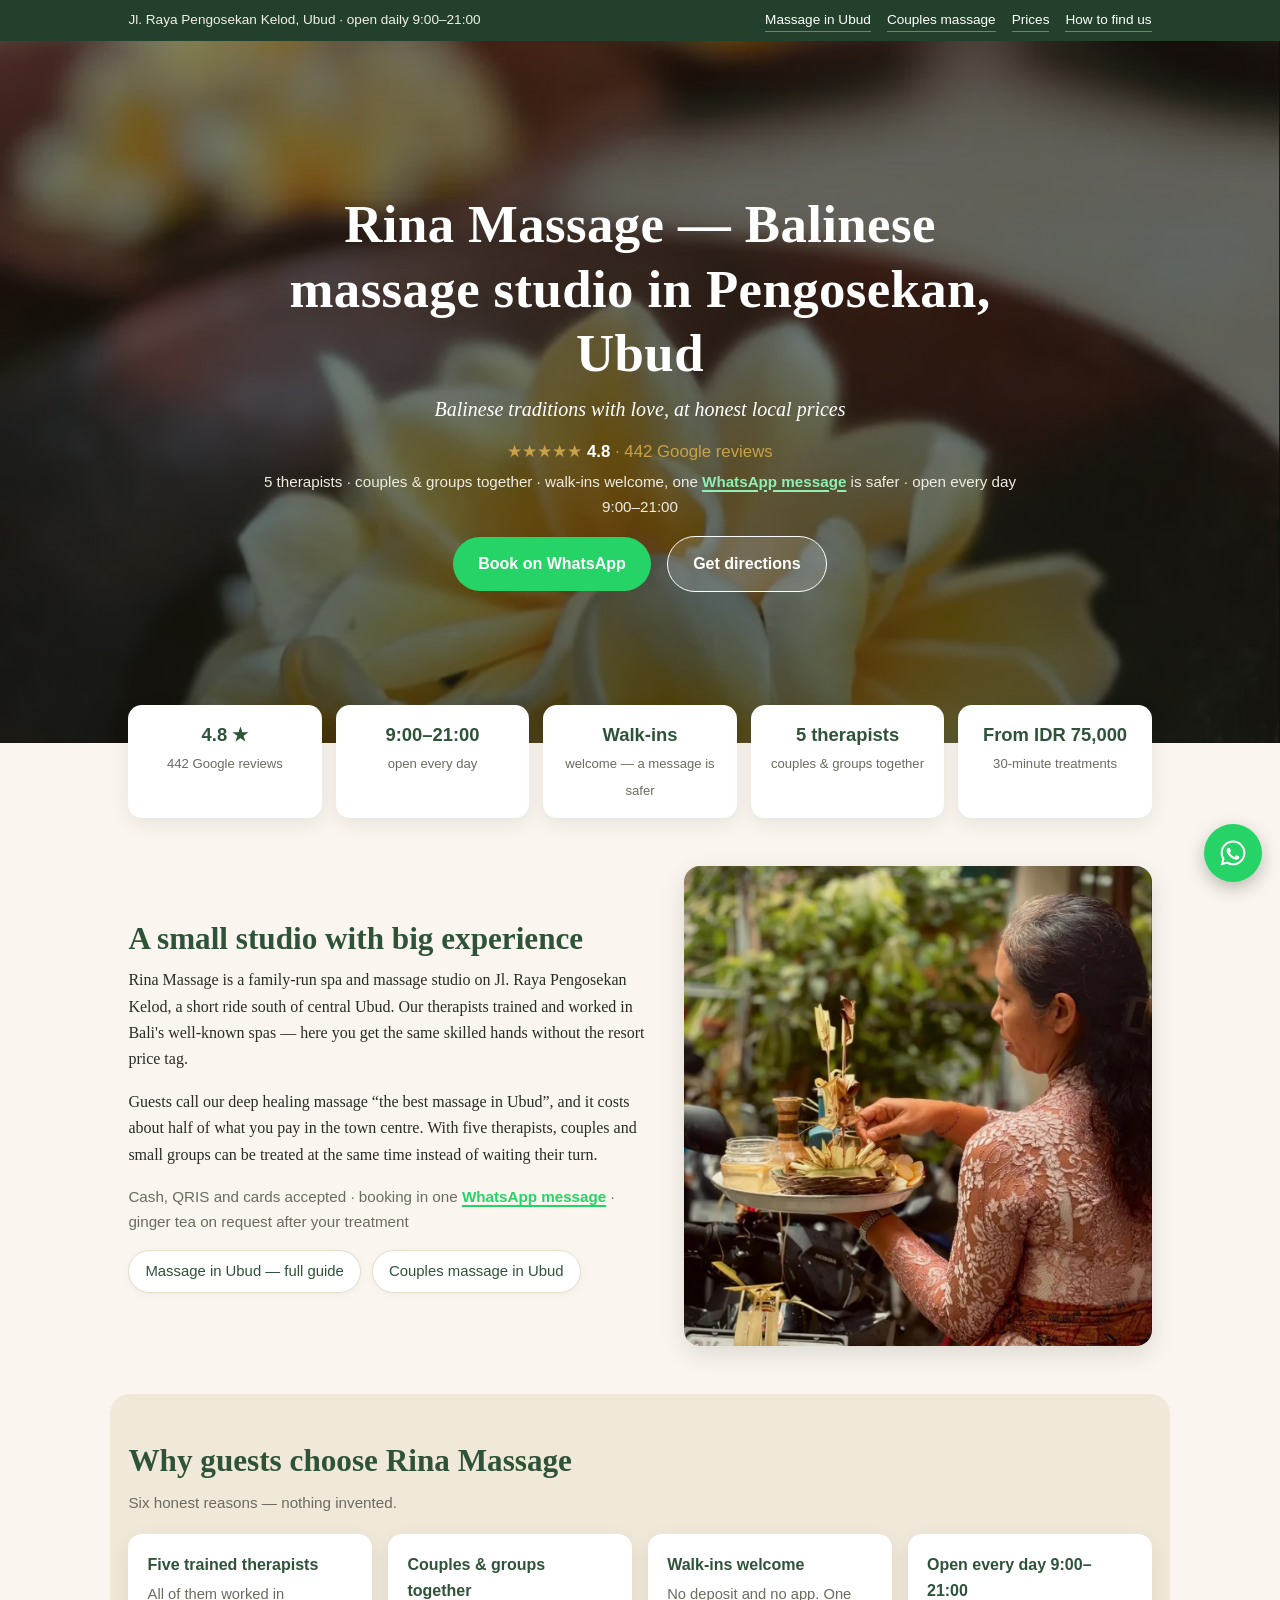
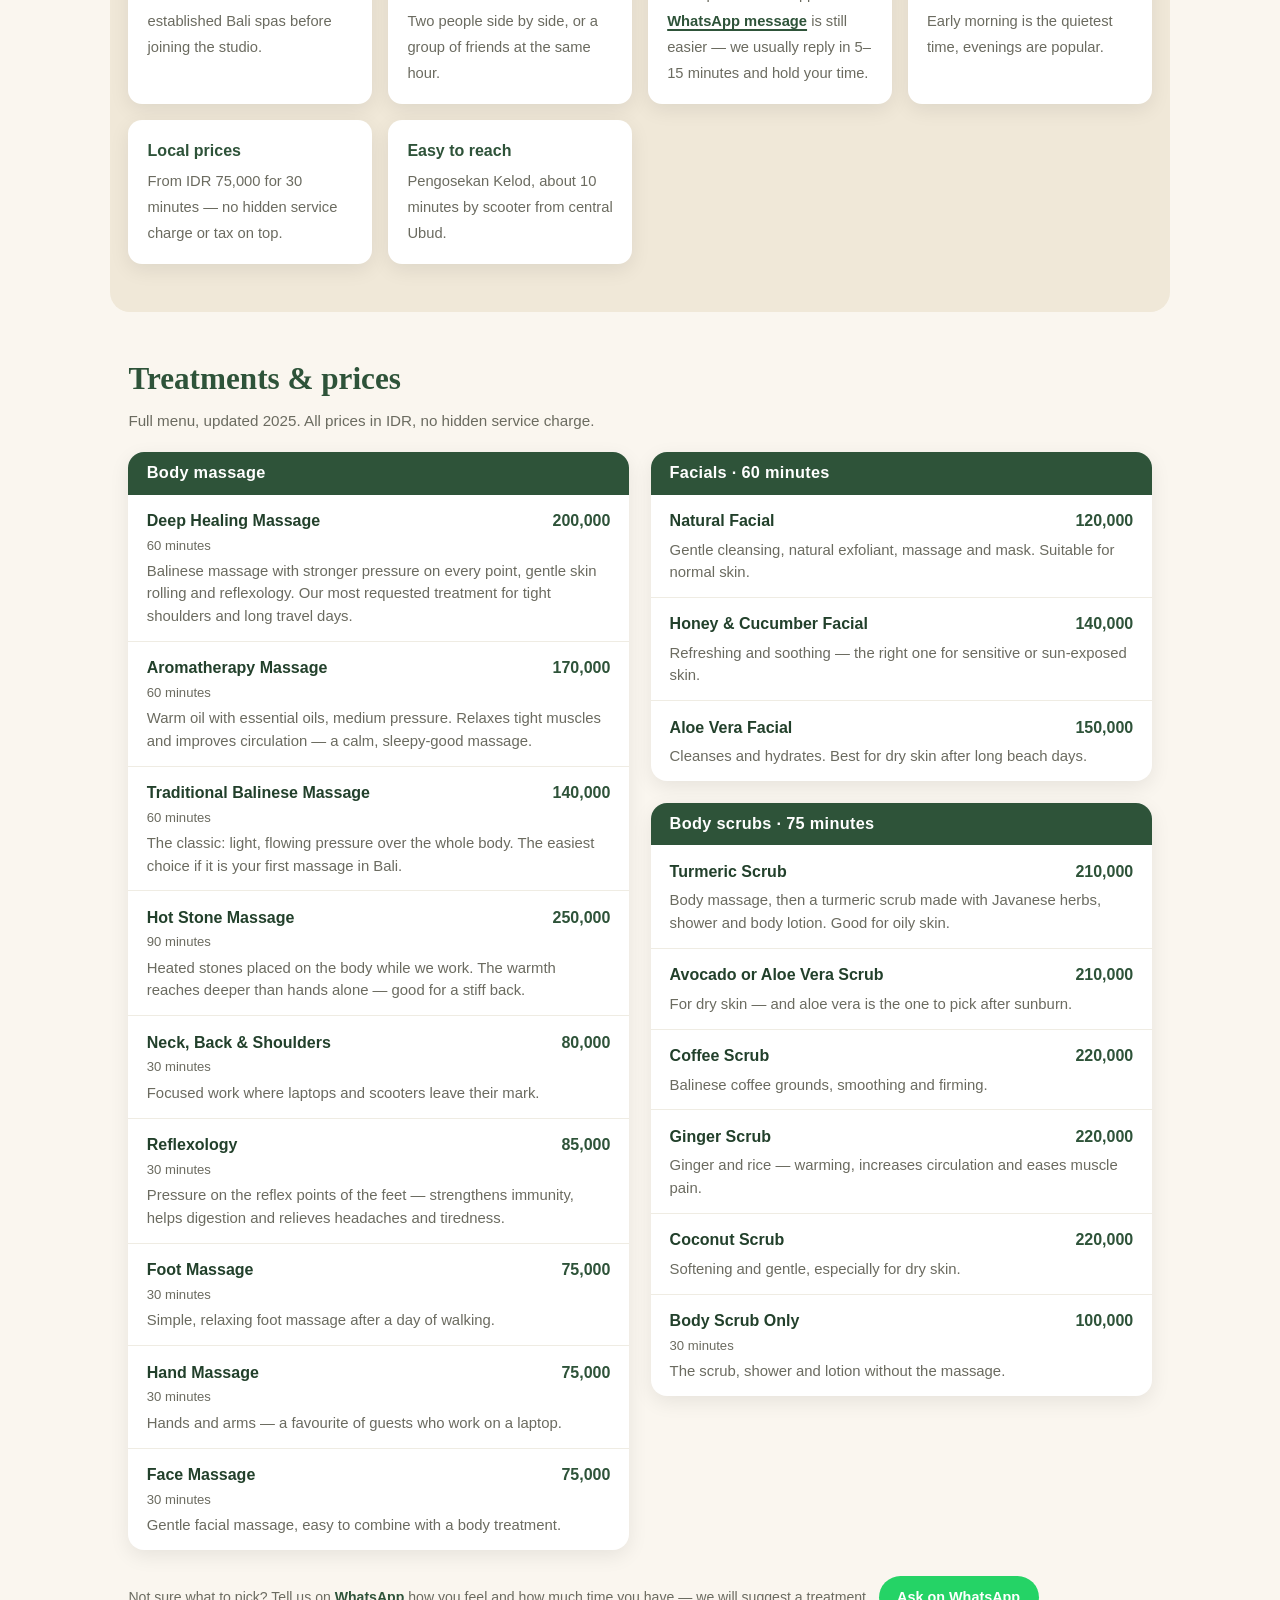
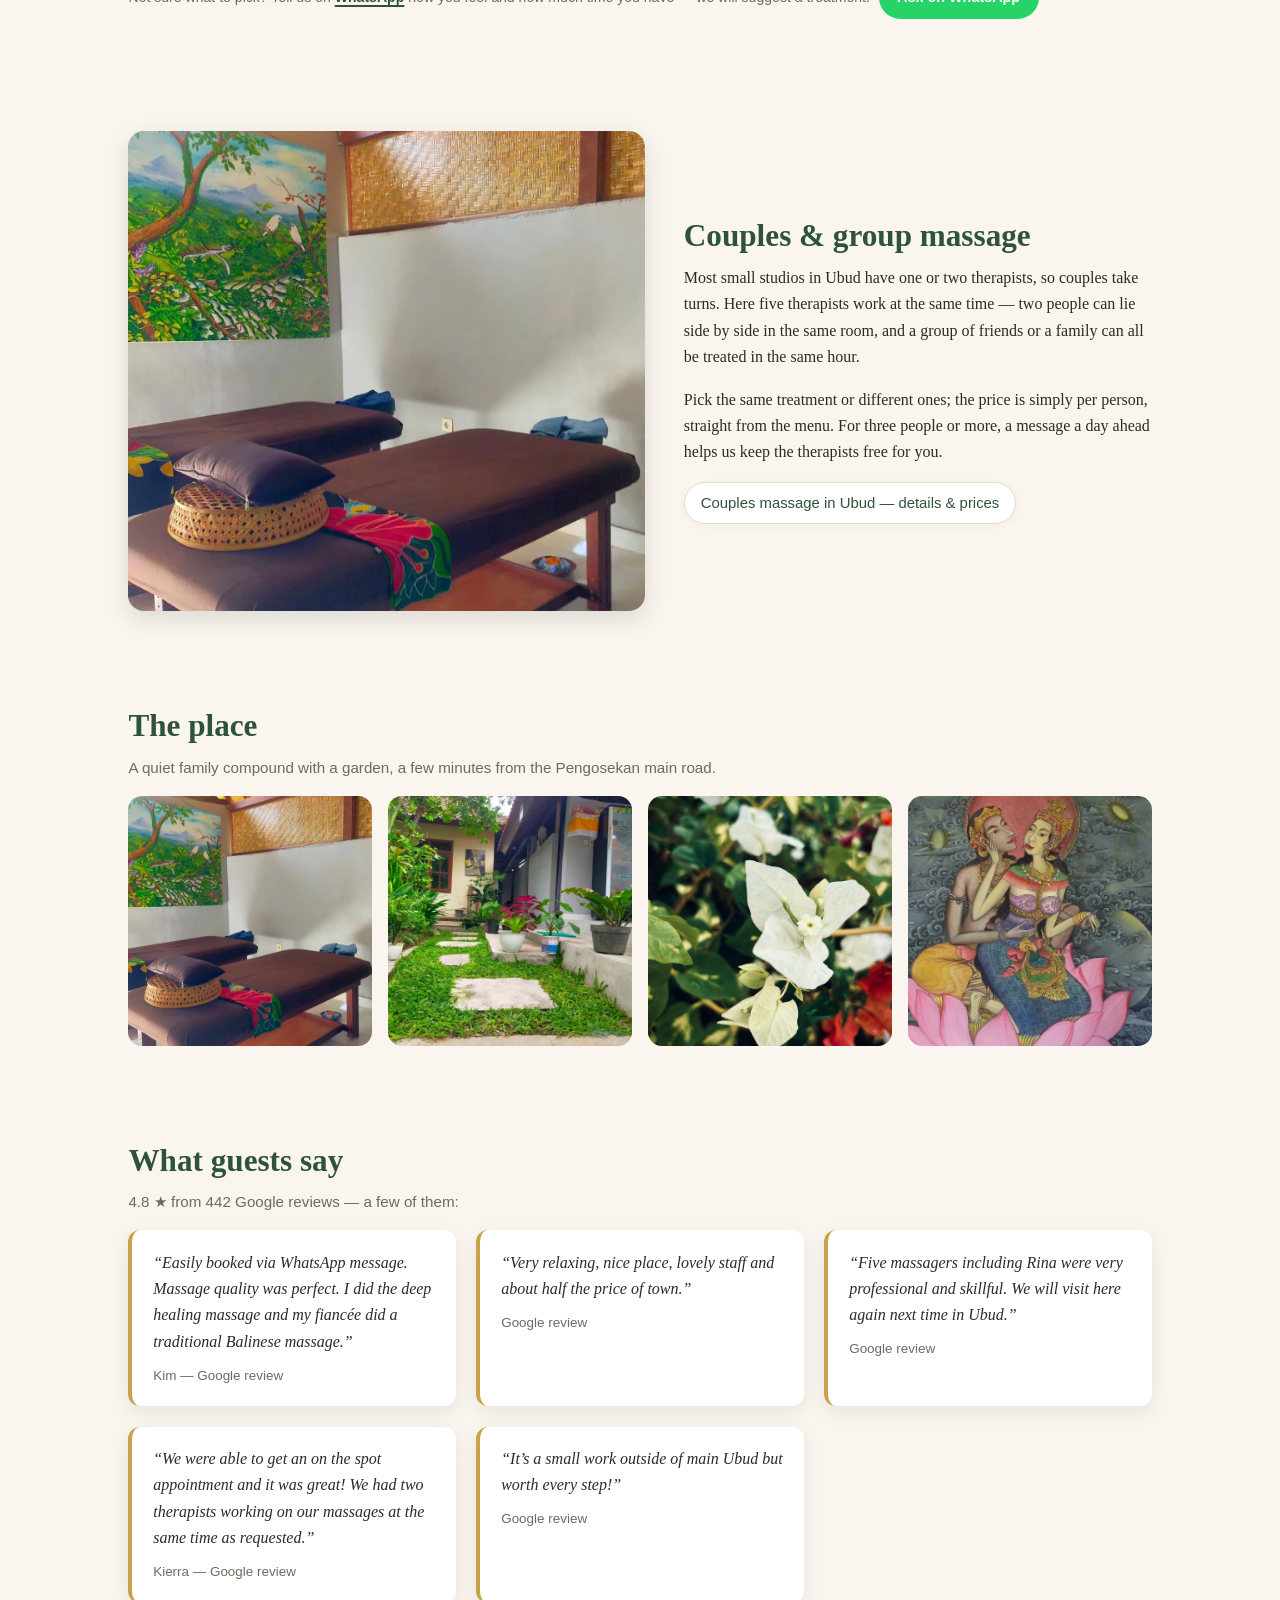
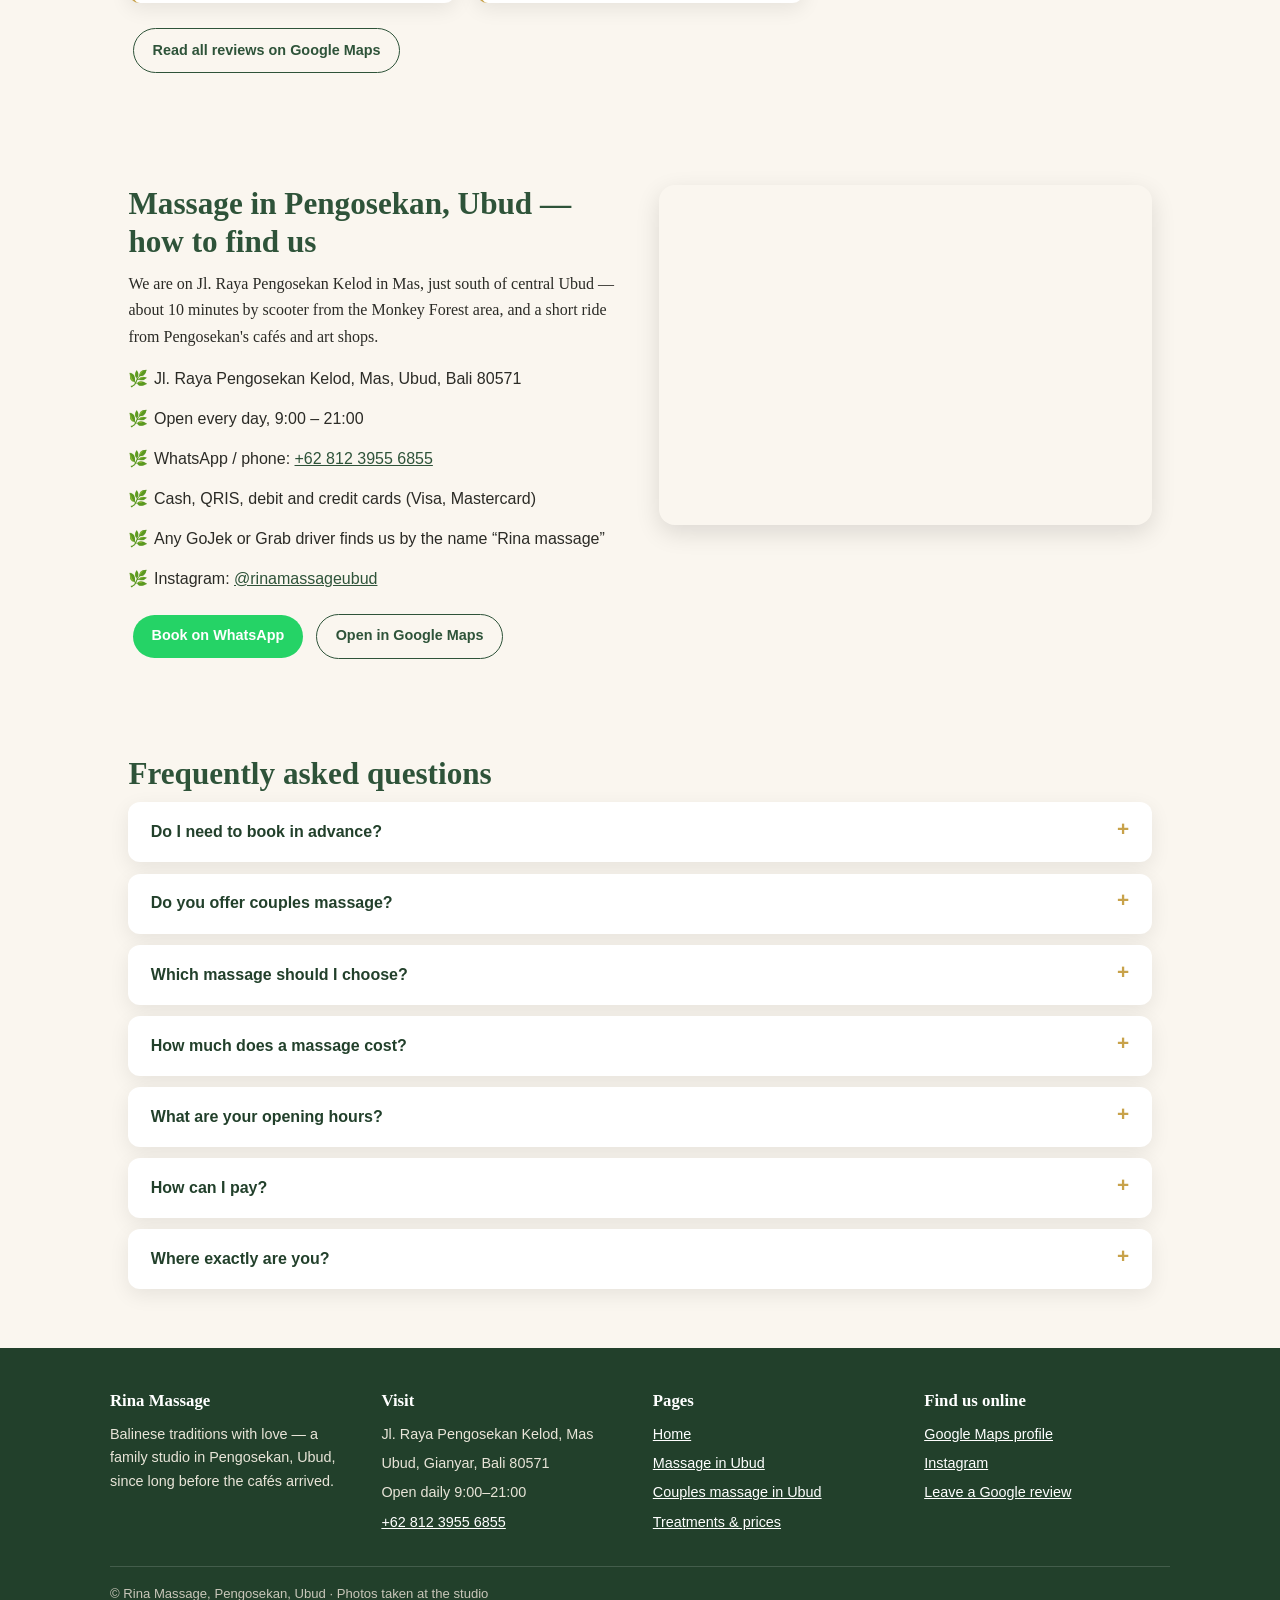
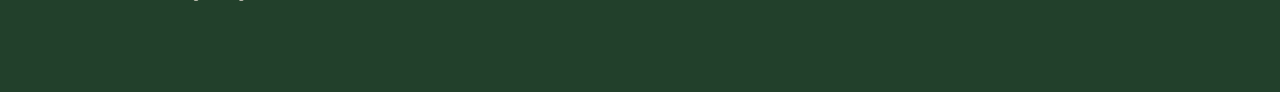
<file: index.html>
<!DOCTYPE html>
<html lang="en">
<head>
<meta charset="UTF-8">
<meta name="viewport" content="width=device-width, initial-scale=1.0">
<!-- Google tag (gtag.js) -->
<script async src="https://www.googletagmanager.com/gtag/js?id=G-XJPQRLR291"></script>
<script>
  window.dataLayer = window.dataLayer || [];
  function gtag(){dataLayer.push(arguments);}
  gtag('js', new Date());
  gtag('config', 'G-XJPQRLR291');
</script>
<script src="/assets/track.js" defer></script>
<title>Rina Massage Ubud | Balinese Massage in Pengosekan — 4.8★</title>
<meta name="description" content="Rina Massage in Pengosekan, Ubud. Balinese, deep healing, aromatherapy, hot stone, reflexology, facials and body scrubs from IDR 75,000. Five therapists — couples and groups together. Open daily 9:00–21:00; book in one WhatsApp message, walk-ins welcome too.">
<link rel="canonical" href="https://rinamassageubud.com/">
<meta name="google-site-verification" content="mz3-fFnb5SrJSe4kbOwYHjdr4BPMPO_xIdW-t-42uR8">
<meta property="og:title" content="Rina Massage Ubud — Balinese Massage in Pengosekan">
<meta property="og:description" content="4.8★ from 442 Google reviews. Five experienced Balinese therapists, honest local prices, couples & groups welcome. Open daily 9:00–21:00.">
<meta property="og:type" content="business.business">
<meta property="og:url" content="https://rinamassageubud.com/">
<meta property="og:image" content="https://rinamassageubud.com/img/rina-massage-ubud-frangipani.jpg">
<meta name="theme-color" content="#2e5339">
<link rel="icon" href="/favicon.svg" type="image/svg+xml">
<link rel="stylesheet" href="/assets/style.css">
<script type="application/ld+json">
{
  "@context": "https://schema.org",
  "@type": "MassageBusiness",
  "@id": "https://rinamassageubud.com/#business",
  "name": "Rina Massage",
  "alternateName": "Rina massage Ubud",
  "description": "Family-run Balinese spa and massage studio in Pengosekan, Ubud. Five therapists, couples and groups treated at the same time. Walk-ins are welcome, and one WhatsApp message holds your time.",
  "image": "https://rinamassageubud.com/img/rina-massage-ubud-massage-room.jpg",
  "url": "https://rinamassageubud.com/",
  "telephone": "+6281239556855",
  "priceRange": "IDR 75,000 – IDR 250,000",
  "currenciesAccepted": "IDR",
  "paymentAccepted": "Cash, QRIS, Debit card, Visa, Mastercard",
  "address": {
    "@type": "PostalAddress",
    "streetAddress": "Jl. Raya Pengosekan Kelod, Mas",
    "addressLocality": "Ubud",
    "addressRegion": "Bali",
    "postalCode": "80571",
    "addressCountry": "ID"
  },
  "geo": { "@type": "GeoCoordinates", "latitude": -8.5293266, "longitude": 115.2638365 },
  "hasMap": "https://maps.app.goo.gl/XEnyNrB8rsMoHfEm6",
  "openingHoursSpecification": {
    "@type": "OpeningHoursSpecification",
    "dayOfWeek": ["Monday","Tuesday","Wednesday","Thursday","Friday","Saturday","Sunday"],
    "opens": "09:00", "closes": "21:00"
  },
  "sameAs": [
    "https://www.instagram.com/rinamassageubud/",
    "https://maps.app.goo.gl/XEnyNrB8rsMoHfEm6"
  ],
  "hasOfferCatalog": {
    "@type": "OfferCatalog",
    "name": "Massage, facial and body treatments",
    "itemListElement": [
      {"@type":"Offer","itemOffered":{"@type":"Service","name":"Deep Healing Massage (60 min)"},"price":"200000","priceCurrency":"IDR"},
      {"@type":"Offer","itemOffered":{"@type":"Service","name":"Aromatherapy Massage (60 min)"},"price":"170000","priceCurrency":"IDR"},
      {"@type":"Offer","itemOffered":{"@type":"Service","name":"Traditional Balinese Massage (60 min)"},"price":"140000","priceCurrency":"IDR"},
      {"@type":"Offer","itemOffered":{"@type":"Service","name":"Hot Stone Massage (90 min)"},"price":"250000","priceCurrency":"IDR"},
      {"@type":"Offer","itemOffered":{"@type":"Service","name":"Neck, Back and Shoulders Massage (30 min)"},"price":"80000","priceCurrency":"IDR"},
      {"@type":"Offer","itemOffered":{"@type":"Service","name":"Reflexology (30 min)"},"price":"85000","priceCurrency":"IDR"},
      {"@type":"Offer","itemOffered":{"@type":"Service","name":"Foot Massage (30 min)"},"price":"75000","priceCurrency":"IDR"},
      {"@type":"Offer","itemOffered":{"@type":"Service","name":"Hand Massage (30 min)"},"price":"75000","priceCurrency":"IDR"},
      {"@type":"Offer","itemOffered":{"@type":"Service","name":"Face Massage (30 min)"},"price":"75000","priceCurrency":"IDR"},
      {"@type":"Offer","itemOffered":{"@type":"Service","name":"Natural Facial (60 min)"},"price":"120000","priceCurrency":"IDR"},
      {"@type":"Offer","itemOffered":{"@type":"Service","name":"Honey & Cucumber Facial (60 min)"},"price":"140000","priceCurrency":"IDR"},
      {"@type":"Offer","itemOffered":{"@type":"Service","name":"Aloe Vera Facial (60 min)"},"price":"150000","priceCurrency":"IDR"},
      {"@type":"Offer","itemOffered":{"@type":"Service","name":"Turmeric Body Scrub (75 min)"},"price":"210000","priceCurrency":"IDR"},
      {"@type":"Offer","itemOffered":{"@type":"Service","name":"Avocado or Aloe Vera Body Scrub (75 min)"},"price":"210000","priceCurrency":"IDR"},
      {"@type":"Offer","itemOffered":{"@type":"Service","name":"Coffee Body Scrub (75 min)"},"price":"220000","priceCurrency":"IDR"},
      {"@type":"Offer","itemOffered":{"@type":"Service","name":"Ginger Body Scrub (75 min)"},"price":"220000","priceCurrency":"IDR"},
      {"@type":"Offer","itemOffered":{"@type":"Service","name":"Coconut Body Scrub (75 min)"},"price":"220000","priceCurrency":"IDR"},
      {"@type":"Offer","itemOffered":{"@type":"Service","name":"Body Scrub Only (30 min)"},"price":"100000","priceCurrency":"IDR"}
    ]
  }
}
</script>
<script type="application/ld+json">
{
  "@context": "https://schema.org",
  "@type": "FAQPage",
  "mainEntity": [
    {"@type":"Question","name":"Do I need to book in advance?","acceptedAnswer":{"@type":"Answer","text":"Walk-ins are welcome and usually work fine for one person outside the busy hours. A WhatsApp message to +62 812 3955 6855 is simply easier: we normally confirm within 5-15 minutes and keep a therapist free for you. Around 11:00-13:00, in the early evening, or if you are two or more people, we may already be full and have to ask walk-in guests to come back later."}},
    {"@type":"Question","name":"Do you offer couples massage in Ubud?","acceptedAnswer":{"@type":"Answer","text":"Yes. We have five therapists, so a couple can be treated side by side at the same time, and small groups can book together too."}},
    {"@type":"Question","name":"Which massage should I choose?","acceptedAnswer":{"@type":"Answer","text":"Traditional Balinese massage uses light, flowing pressure and is the easiest first choice. Deep Healing Massage works deeper into tight muscles. Hot Stone adds warm stones for stiff backs and shoulders. Reflexology focuses on the feet and is perfect after a long day of walking."}},
    {"@type":"Question","name":"Where are you located?","acceptedAnswer":{"@type":"Answer","text":"Jl. Raya Pengosekan Kelod, Mas, Ubud, Bali 80571 — about 10 minutes by scooter south of central Ubud, near the Pengosekan road. Any GoJek or Grab driver finds us by the name Rina massage."}},
    {"@type":"Question","name":"What are your opening hours?","acceptedAnswer":{"@type":"Answer","text":"Every day, 9:00–21:00. The last treatment starts before closing time, so message us if you are coming late in the evening."}},
    {"@type":"Question","name":"How do you accept payment?","acceptedAnswer":{"@type":"Answer","text":"Cash in IDR, QRIS, and debit or credit cards including Visa and Mastercard."}},
    {"@type":"Question","name":"How much does a massage cost?","acceptedAnswer":{"@type":"Answer","text":"30-minute treatments start at IDR 75,000. A one-hour traditional Balinese massage is IDR 140,000, Deep Healing Massage IDR 200,000 and a 90-minute Hot Stone Massage IDR 250,000."}}
  ]
}
</script>
</head>
<body>

<div class="topbar"><div>
  <span>Jl. Raya Pengosekan Kelod, Ubud · open daily 9:00–21:00</span>
  <nav>
    <a href="/massage-ubud/">Massage in Ubud</a>
    <a href="/couples-massage-ubud/">Couples massage</a>
    <a href="#prices">Prices</a>
    <a href="#location">How to find us</a>
  </nav>
</div></div>

<header class="hero">
  <div>
    <h1>Rina Massage — Balinese massage studio in Pengosekan, Ubud</h1>
    <p class="tag">Balinese traditions with love, at honest local prices</p>
    <p class="stars">★★★★★ <b>4.8</b> · 442 Google reviews</p>
    <p class="facts">5 therapists · couples &amp; groups together · walk-ins welcome, one <a class="walink" data-track="whatsapp-inline-hero-home" href="https://wa.me/6281239556855?text=Hi%20Rina!%20I%20would%20like%20to%20book%20a%20massage." target="_blank" rel="noopener">WhatsApp message</a> is safer · open every day 9:00–21:00</p>
    <a class="cta wa" data-track="whatsapp-hero-home" href="https://wa.me/6281239556855?text=Hi%20Rina!%20I%20would%20like%20to%20book%20a%20massage." target="_blank" rel="noopener">Book on WhatsApp</a>
    <a class="cta map" data-track="maps-hero-home" href="https://maps.app.goo.gl/XEnyNrB8rsMoHfEm6" target="_blank" rel="noopener">Get directions</a>
  </div>
</header>

<div class="badges">
  <div class="badge"><b>4.8 ★</b><span>442 Google reviews</span></div>
  <div class="badge"><b>9:00–21:00</b><span>open every day</span></div>
  <div class="badge"><b>Walk-ins</b><span>welcome — a message is safer</span></div>
  <div class="badge"><b>5 therapists</b><span>couples &amp; groups together</span></div>
  <div class="badge"><b>From IDR 75,000</b><span>30-minute treatments</span></div>
</div>

<section class="split">
  <div>
    <h2>A small studio with big experience</h2>
    <p>Rina Massage is a family-run spa and massage studio on Jl. Raya Pengosekan Kelod, a short ride south of central Ubud. Our therapists trained and worked in Bali's well-known spas — here you get the same skilled hands without the resort price tag.</p>
    <p>Guests call our deep healing massage “the best massage in Ubud”, and it costs about half of what you pay in the town centre. With five therapists, couples and small groups can be treated at the same time instead of waiting their turn.</p>
    <p class="sub">Cash, QRIS and cards accepted · booking in one <a class="walink" data-track="whatsapp-inline-about-home" href="https://wa.me/6281239556855?text=Hi%20Rina!%20I%20would%20like%20to%20book%20a%20massage." target="_blank" rel="noopener">WhatsApp message</a> · ginger tea on request after your treatment</p>
    <div class="pagelinks">
      <a href="/massage-ubud/">Massage in Ubud — full guide</a>
      <a href="/couples-massage-ubud/">Couples massage in Ubud</a>
    </div>
  </div>
  <picture>
    <source srcset="/img/rina-massage-ubud-balinese-offering.webp" type="image/webp">
    <img src="/img/rina-massage-ubud-balinese-offering.jpg" width="1120" height="1400" loading="lazy"
         alt="Rina preparing a traditional Balinese offering in front of the massage studio in Pengosekan, Ubud">
  </picture>
</section>

<section class="why">
  <h2>Why guests choose Rina Massage</h2>
  <p class="sub">Six honest reasons — nothing invented.</p>
  <div class="why-grid">
    <div class="why-item"><b>Five trained therapists</b><span>All of them worked in established Bali spas before joining the studio.</span></div>
    <div class="why-item"><b>Couples &amp; groups together</b><span>Two people side by side, or a group of friends at the same hour.</span></div>
    <div class="why-item"><b>Walk-ins welcome</b><span>No deposit and no app. One <a class="walink" data-track="whatsapp-inline-why-home" href="https://wa.me/6281239556855?text=Hi%20Rina!%20I%20would%20like%20to%20book%20a%20massage." target="_blank" rel="noopener">WhatsApp message</a> is still easier — we usually reply in 5–15 minutes and hold your time.</span></div>
    <div class="why-item"><b>Open every day 9:00–21:00</b><span>Early morning is the quietest time, evenings are popular.</span></div>
    <div class="why-item"><b>Local prices</b><span>From IDR 75,000 for 30 minutes — no hidden service charge or tax on top.</span></div>
    <div class="why-item"><b>Easy to reach</b><span>Pengosekan Kelod, about 10 minutes by scooter from central Ubud.</span></div>
  </div>
</section>

<section id="prices">
  <h2>Treatments &amp; prices</h2>
  <p class="sub">Full menu, updated 2025. All prices in IDR, no hidden service charge.</p>
  <div class="menu">

    <div class="card">
      <h3>Body massage</h3>
      <div class="item">
        <div class="row"><span class="name">Deep Healing Massage</span><span class="price">200,000</span></div>
        <div class="dur">60 minutes</div>
        <p>Balinese massage with stronger pressure on every point, gentle skin rolling and reflexology. Our most requested treatment for tight shoulders and long travel days.</p>
      </div>
      <div class="item">
        <div class="row"><span class="name">Aromatherapy Massage</span><span class="price">170,000</span></div>
        <div class="dur">60 minutes</div>
        <p>Warm oil with essential oils, medium pressure. Relaxes tight muscles and improves circulation — a calm, sleepy-good massage.</p>
      </div>
      <div class="item">
        <div class="row"><span class="name">Traditional Balinese Massage</span><span class="price">140,000</span></div>
        <div class="dur">60 minutes</div>
        <p>The classic: light, flowing pressure over the whole body. The easiest choice if it is your first massage in Bali.</p>
      </div>
      <div class="item">
        <div class="row"><span class="name">Hot Stone Massage</span><span class="price">250,000</span></div>
        <div class="dur">90 minutes</div>
        <p>Heated stones placed on the body while we work. The warmth reaches deeper than hands alone — good for a stiff back.</p>
      </div>
      <div class="item">
        <div class="row"><span class="name">Neck, Back &amp; Shoulders</span><span class="price">80,000</span></div>
        <div class="dur">30 minutes</div>
        <p>Focused work where laptops and scooters leave their mark.</p>
      </div>
      <div class="item">
        <div class="row"><span class="name">Reflexology</span><span class="price">85,000</span></div>
        <div class="dur">30 minutes</div>
        <p>Pressure on the reflex points of the feet — strengthens immunity, helps digestion and relieves headaches and tiredness.</p>
      </div>
      <div class="item">
        <div class="row"><span class="name">Foot Massage</span><span class="price">75,000</span></div>
        <div class="dur">30 minutes</div>
        <p>Simple, relaxing foot massage after a day of walking.</p>
      </div>
      <div class="item">
        <div class="row"><span class="name">Hand Massage</span><span class="price">75,000</span></div>
        <div class="dur">30 minutes</div>
        <p>Hands and arms — a favourite of guests who work on a laptop.</p>
      </div>
      <div class="item">
        <div class="row"><span class="name">Face Massage</span><span class="price">75,000</span></div>
        <div class="dur">30 minutes</div>
        <p>Gentle facial massage, easy to combine with a body treatment.</p>
      </div>
    </div>

    <div>
      <div class="card" style="margin-bottom:1.4rem">
        <h3>Facials · 60 minutes</h3>
        <div class="item">
          <div class="row"><span class="name">Natural Facial</span><span class="price">120,000</span></div>
          <p>Gentle cleansing, natural exfoliant, massage and mask. Suitable for normal skin.</p>
        </div>
        <div class="item">
          <div class="row"><span class="name">Honey &amp; Cucumber Facial</span><span class="price">140,000</span></div>
          <p>Refreshing and soothing — the right one for sensitive or sun-exposed skin.</p>
        </div>
        <div class="item">
          <div class="row"><span class="name">Aloe Vera Facial</span><span class="price">150,000</span></div>
          <p>Cleanses and hydrates. Best for dry skin after long beach days.</p>
        </div>
      </div>

      <div class="card">
        <h3>Body scrubs · 75 minutes</h3>
        <div class="item">
          <div class="row"><span class="name">Turmeric Scrub</span><span class="price">210,000</span></div>
          <p>Body massage, then a turmeric scrub made with Javanese herbs, shower and body lotion. Good for oily skin.</p>
        </div>
        <div class="item">
          <div class="row"><span class="name">Avocado or Aloe Vera Scrub</span><span class="price">210,000</span></div>
          <p>For dry skin — and aloe vera is the one to pick after sunburn.</p>
        </div>
        <div class="item">
          <div class="row"><span class="name">Coffee Scrub</span><span class="price">220,000</span></div>
          <p>Balinese coffee grounds, smoothing and firming.</p>
        </div>
        <div class="item">
          <div class="row"><span class="name">Ginger Scrub</span><span class="price">220,000</span></div>
          <p>Ginger and rice — warming, increases circulation and eases muscle pain.</p>
        </div>
        <div class="item">
          <div class="row"><span class="name">Coconut Scrub</span><span class="price">220,000</span></div>
          <p>Softening and gentle, especially for dry skin.</p>
        </div>
        <div class="item">
          <div class="row"><span class="name">Body Scrub Only</span><span class="price">100,000</span></div>
          <div class="dur">30 minutes</div>
          <p>The scrub, shower and lotion without the massage.</p>
        </div>
      </div>
    </div>
  </div>
  <p class="note">Not sure what to pick? Tell us on <a class="walink" data-track="whatsapp-inline-prices-home" href="https://wa.me/6281239556855?text=Hi%20Rina!%20Which%20treatment%20would%20you%20recommend%3F" target="_blank" rel="noopener">WhatsApp</a> how you feel and how much time you have — we will suggest a treatment.
    <a class="cta wa small" data-track="whatsapp-prices-home" href="https://wa.me/6281239556855?text=Hi%20Rina!%20Which%20treatment%20would%20you%20recommend%3F" target="_blank" rel="noopener">Ask on WhatsApp</a>
  </p>
</section>

<section class="split">
  <picture>
    <source srcset="/img/rina-massage-ubud-massage-room.webp" type="image/webp">
    <img src="/img/rina-massage-ubud-massage-room.jpg" width="1200" height="1200" loading="lazy"
         alt="Massage room with two beds side by side for couples massage at Rina Massage in Ubud">
  </picture>
  <div>
    <h2>Couples &amp; group massage</h2>
    <p>Most small studios in Ubud have one or two therapists, so couples take turns. Here five therapists work at the same time — two people can lie side by side in the same room, and a group of friends or a family can all be treated in the same hour.</p>
    <p>Pick the same treatment or different ones; the price is simply per person, straight from the menu. For three people or more, a message a day ahead helps us keep the therapists free for you.</p>
    <div class="pagelinks">
      <a href="/couples-massage-ubud/">Couples massage in Ubud — details &amp; prices</a>
    </div>
  </div>
</section>

<section>
  <h2>The place</h2>
  <p class="sub">A quiet family compound with a garden, a few minutes from the Pengosekan main road.</p>
  <div class="gallery">
    <picture><source srcset="/img/rina-massage-ubud-massage-room.webp" type="image/webp"><img src="/img/rina-massage-ubud-massage-room.jpg" loading="lazy" width="1200" height="1200" alt="Two massage beds and Balinese painting in the treatment room at Rina Massage, Ubud"></picture>
    <picture><source srcset="/img/rina-massage-ubud-garden.webp" type="image/webp"><img src="/img/rina-massage-ubud-garden.jpg" loading="lazy" width="1200" height="1200" alt="Green garden path leading to the massage studio in Pengosekan, Ubud"></picture>
    <picture><source srcset="/img/rina-massage-ubud-bougainvillea.webp" type="image/webp"><img src="/img/rina-massage-ubud-bougainvillea.jpg" loading="lazy" width="1120" height="1400" alt="White bougainvillea flowers in the garden of Rina Massage studio in Ubud"></picture>
    <picture><source srcset="/img/rina-massage-ubud-balinese-painting.webp" type="image/webp"><img src="/img/rina-massage-ubud-balinese-painting.jpg" loading="lazy" width="1080" height="1080" alt="Traditional Balinese painting hanging in the treatment room at Rina Massage"></picture>
  </div>
</section>

<section>
  <h2>What guests say</h2>
  <p class="sub">4.8 ★ from 442 Google reviews — a few of them:</p>
  <div class="quotes">
    <blockquote>“Easily booked via WhatsApp message. Massage quality was perfect. I did the deep healing massage and my fiancée did a traditional Balinese massage.”<footer>Kim — Google review</footer></blockquote>
    <blockquote>“Very relaxing, nice place, lovely staff and about half the price of town.”<footer>Google review</footer></blockquote>
    <blockquote>“Five massagers including Rina were very professional and skillful. We will visit here again next time in Ubud.”<footer>Google review</footer></blockquote>
    <blockquote>“We were able to get an on the spot appointment and it was great! We had two therapists working on our massages at the same time as requested.”<footer>Kierra — Google review</footer></blockquote>
    <blockquote>“It’s a small work outside of main Ubud but worth every step!”<footer>Google review</footer></blockquote>
  </div>
  <p class="note">
    <a class="cta ghost small" data-track="maps-reviews-home" href="https://maps.app.goo.gl/XEnyNrB8rsMoHfEm6" target="_blank" rel="noopener">Read all reviews on Google Maps</a>
  </p>
</section>

<section class="visit" id="location">
  <div>
    <h2>Massage in Pengosekan, Ubud — how to find us</h2>
    <p>We are on Jl. Raya Pengosekan Kelod in Mas, just south of central Ubud — about 10 minutes by scooter from the Monkey Forest area, and a short ride from Pengosekan's cafés and art shops.</p>
    <ul>
      <li>Jl. Raya Pengosekan Kelod, Mas, Ubud, Bali 80571</li>
      <li>Open every day, 9:00 – 21:00</li>
      <li>WhatsApp / phone: <a data-track="phone-home" href="https://wa.me/6281239556855">+62 812 3955 6855</a></li>
      <li>Cash, QRIS, debit and credit cards (Visa, Mastercard)</li>
      <li>Any GoJek or Grab driver finds us by the name “Rina massage”</li>
      <li>Instagram: <a href="https://www.instagram.com/rinamassageubud/" target="_blank" rel="noopener">@rinamassageubud</a></li>
    </ul>
    <a class="cta wa small" data-track="whatsapp-location-home" href="https://wa.me/6281239556855?text=Hi%20Rina!%20I%20would%20like%20to%20book%20a%20massage." target="_blank" rel="noopener">Book on WhatsApp</a>
    <a class="cta ghost small" data-track="maps-location-home" href="https://maps.app.goo.gl/XEnyNrB8rsMoHfEm6" target="_blank" rel="noopener">Open in Google Maps</a>
  </div>
  <iframe title="Rina Massage on Google Maps" loading="lazy" allowfullscreen referrerpolicy="no-referrer-when-downgrade"
    src="https://maps.google.com/maps?q=Rina%20massage%2C%20Jl.%20Raya%20Pengosekan%20Kelod%2C%20Mas%2C%20Ubud&z=16&output=embed"></iframe>
</section>

<section class="faq">
  <h2>Frequently asked questions</h2>
  <details><summary>Do I need to book in advance?</summary><div class="answer"><p>Walk-ins are welcome, and for one person outside the busy hours it usually works straight away.</p><p>A <a class="walink" data-track="whatsapp-inline-faq-home" href="https://wa.me/6281239556855?text=Hi%20Rina!%20I%20would%20like%20to%20book%20a%20massage." target="_blank" rel="noopener">WhatsApp message</a> is simply easier: we normally confirm within 5–15 minutes and keep a therapist free for you — no deposit, no app. Around 11:00–13:00 and in the early evening, or if you are two or more people, we may already be full and have to ask walk-in guests to come back later.</p></div></details>
  <details><summary>Do you offer couples massage?</summary><div class="answer"><p>Yes. With five therapists a couple can be treated side by side at the same time, and small groups can book together. <a href="/couples-massage-ubud/">More about couples massage</a>.</p></div></details>
  <details><summary>Which massage should I choose?</summary><div class="answer"><p><b>Traditional Balinese</b> — light flowing pressure, the easiest first choice. <b>Deep Healing</b> — deeper work on tight muscles. <b>Hot Stone</b> — warm stones for a stiff back and shoulders. <b>Reflexology</b> — feet only, perfect after a day of walking.</p><p><a href="/massage-ubud/">See the full comparison</a>.</p></div></details>
  <details><summary>How much does a massage cost?</summary><div class="answer"><p>30-minute treatments start at IDR 75,000. A one-hour traditional Balinese massage is IDR 140,000, Deep Healing IDR 200,000, and a 90-minute Hot Stone Massage IDR 250,000. No service charge is added.</p></div></details>
  <details><summary>What are your opening hours?</summary><div class="answer"><p>Every day, 9:00–21:00. If you are coming late in the evening, message us so the last slot is reserved for you.</p></div></details>
  <details><summary>How can I pay?</summary><div class="answer"><p>Cash in IDR, QRIS, and debit or credit cards including Visa and Mastercard.</p></div></details>
  <details><summary>Where exactly are you?</summary><div class="answer"><p>Jl. Raya Pengosekan Kelod, Mas, Ubud, Bali 80571 — roughly 10 minutes by scooter south of central Ubud. <a href="https://maps.app.goo.gl/XEnyNrB8rsMoHfEm6" target="_blank" rel="noopener">Open in Google Maps</a>.</p></div></details>
</section>

<footer class="site">
  <div class="in">
    <div>
      <h4>Rina Massage</h4>
      <p>Balinese traditions with love — a family studio in Pengosekan, Ubud, since long before the cafés arrived.</p>
    </div>
    <div>
      <h4>Visit</h4>
      <ul>
        <li>Jl. Raya Pengosekan Kelod, Mas</li>
        <li>Ubud, Gianyar, Bali 80571</li>
        <li>Open daily 9:00–21:00</li>
        <li><a href="https://wa.me/6281239556855">+62 812 3955 6855</a></li>
      </ul>
    </div>
    <div>
      <h4>Pages</h4>
      <ul>
        <li><a href="/">Home</a></li>
        <li><a href="/massage-ubud/">Massage in Ubud</a></li>
        <li><a href="/couples-massage-ubud/">Couples massage in Ubud</a></li>
        <li><a href="#prices">Treatments &amp; prices</a></li>
      </ul>
    </div>
    <div>
      <h4>Find us online</h4>
      <ul>
        <li><a href="https://maps.app.goo.gl/XEnyNrB8rsMoHfEm6" target="_blank" rel="noopener">Google Maps profile</a></li>
        <li><a href="https://www.instagram.com/rinamassageubud/" target="_blank" rel="noopener">Instagram</a></li>
        <li><a href="https://g.page/r/Cc70JWvsVay-EAE/review" target="_blank" rel="noopener">Leave a Google review</a></li>
      </ul>
    </div>
  </div>
  <p class="copy">© Rina Massage, Pengosekan, Ubud · Photos taken at the studio</p>
</footer>

<a class="wa-float" data-track="whatsapp-float-home" href="https://wa.me/6281239556855?text=Hi%20Rina!%20I%20would%20like%20to%20book%20a%20massage." target="_blank" rel="noopener" aria-label="Book on WhatsApp">
  <svg viewBox="0 0 24 24" aria-hidden="true"><path d="M12.04 2C6.58 2 2.13 6.45 2.13 11.91c0 1.75.46 3.45 1.32 4.95L2 22l5.25-1.38a9.9 9.9 0 0 0 4.79 1.22h.01c5.46 0 9.9-4.45 9.9-9.91 0-2.65-1.03-5.14-2.9-7.01A9.82 9.82 0 0 0 12.04 2m0 1.67c2.2 0 4.27.86 5.83 2.42a8.2 8.2 0 0 1 2.41 5.82c0 4.54-3.7 8.24-8.24 8.24-1.48 0-2.93-.4-4.2-1.15l-.3-.18-3.12.82.83-3.04-.2-.31a8.2 8.2 0 0 1-1.26-4.38c0-4.54 3.7-8.24 8.25-8.24m-3.6 4.2c-.17 0-.44.06-.67.31-.23.25-.88.86-.88 2.1s.9 2.44 1.03 2.6c.13.17 1.76 2.7 4.28 3.78.6.26 1.06.41 1.42.53.6.19 1.14.16 1.57.1.48-.07 1.48-.6 1.69-1.19.21-.58.21-1.08.15-1.19-.06-.1-.23-.16-.48-.29-.25-.12-1.48-.73-1.71-.81-.23-.09-.4-.13-.56.12-.17.25-.64.81-.79.98-.14.16-.29.19-.54.06-.25-.12-1.05-.39-2-1.24-.74-.66-1.24-1.47-1.38-1.72-.15-.25-.02-.38.11-.5.11-.11.25-.29.37-.43.13-.15.17-.25.25-.42.09-.16.04-.31-.02-.44-.06-.12-.55-1.36-.77-1.86-.2-.48-.41-.42-.56-.42h-.48z"/></svg>
</a>

<div class="stickybar">
  <a class="wa" data-track="whatsapp-sticky-home" href="https://wa.me/6281239556855?text=Hi%20Rina!%20I%20would%20like%20to%20book%20a%20massage." target="_blank" rel="noopener">Book on WhatsApp</a>
  <a class="mp" data-track="maps-sticky-home" href="https://maps.app.goo.gl/XEnyNrB8rsMoHfEm6" target="_blank" rel="noopener">Directions</a>
</div>

</body>
</html>
</file>
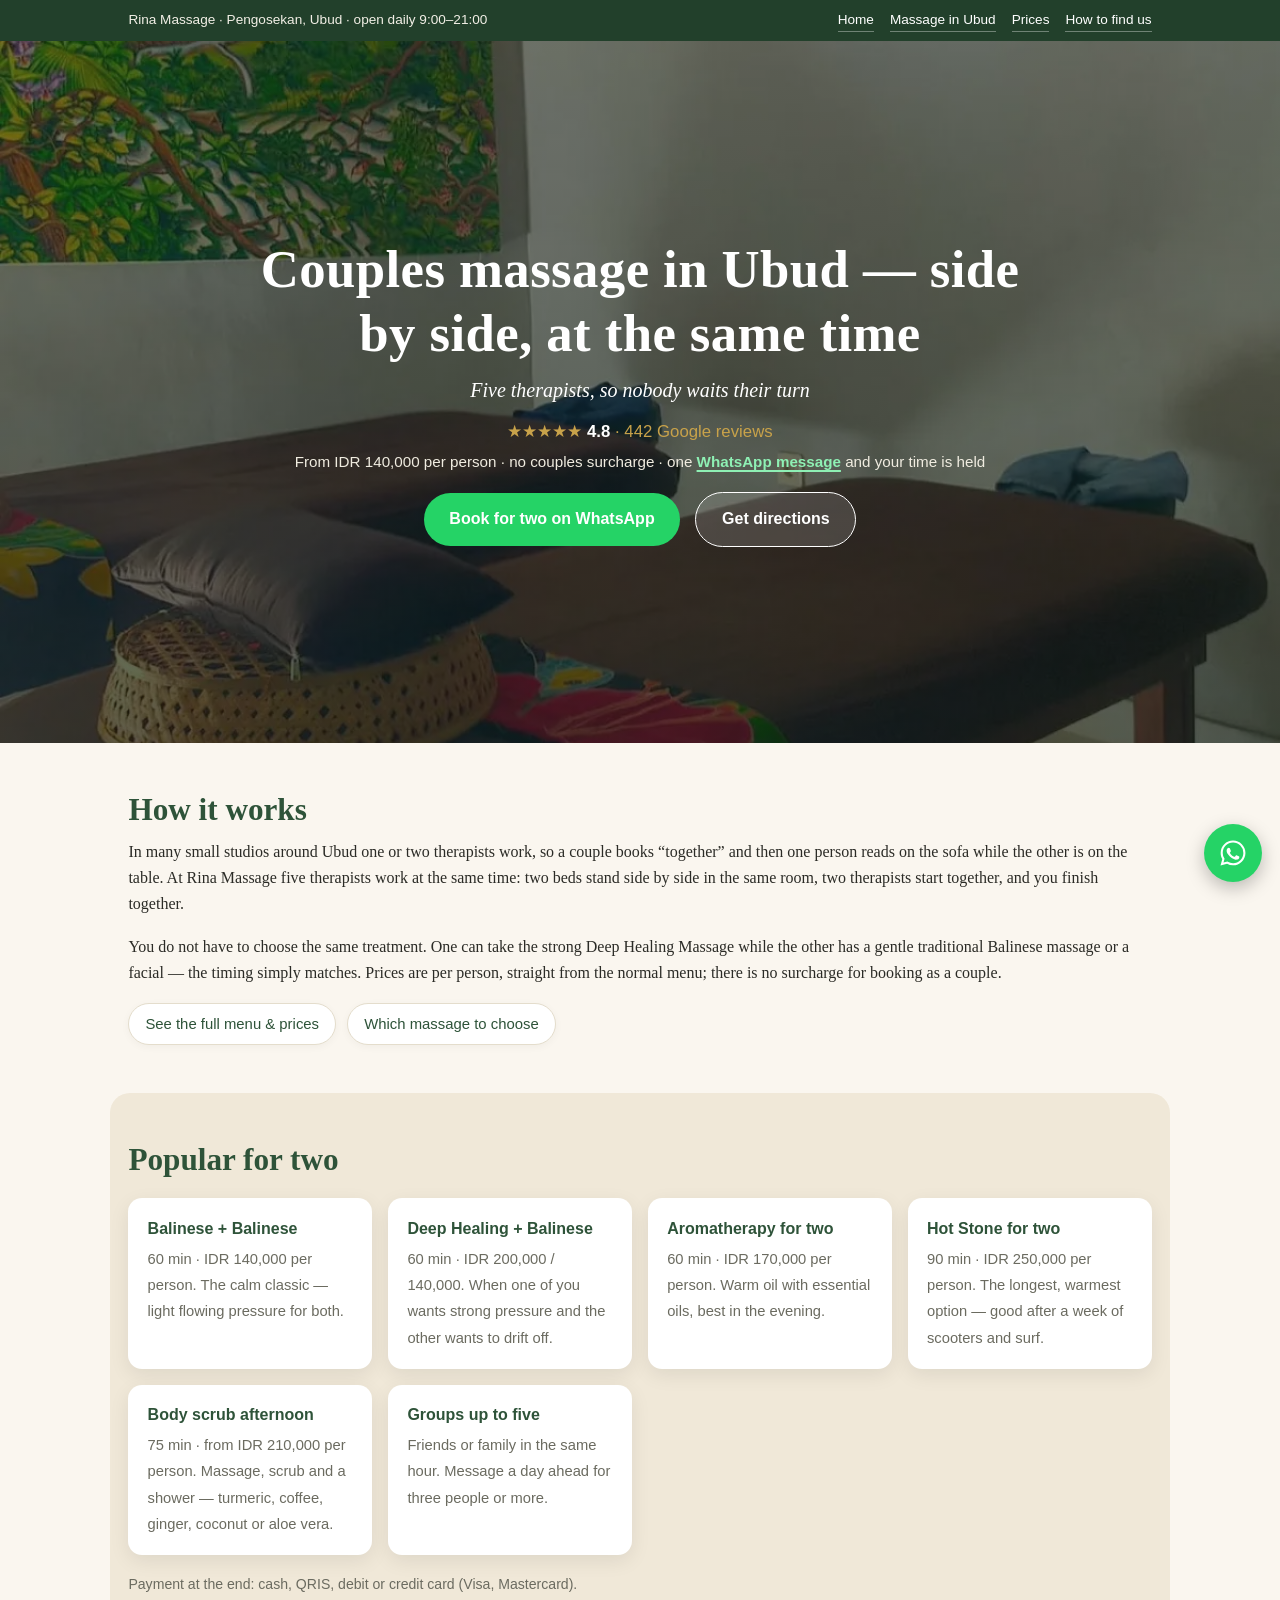
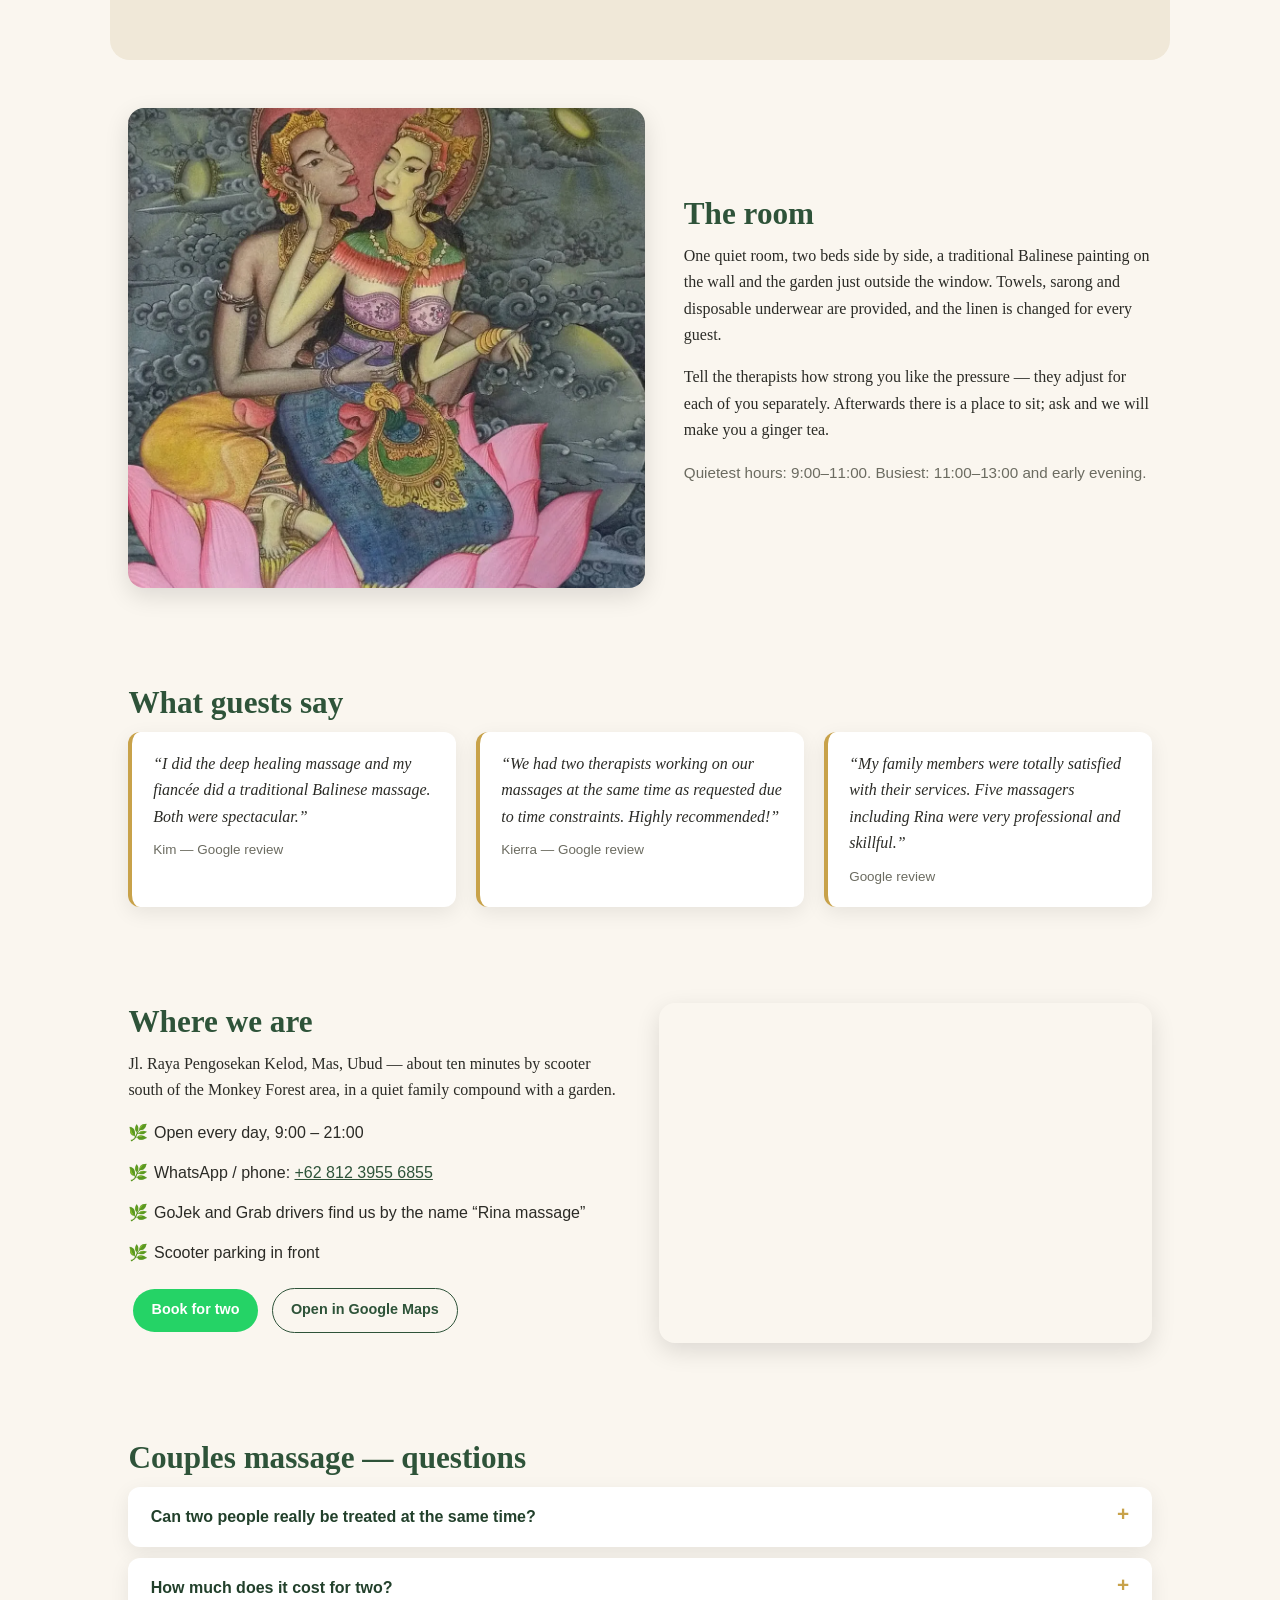
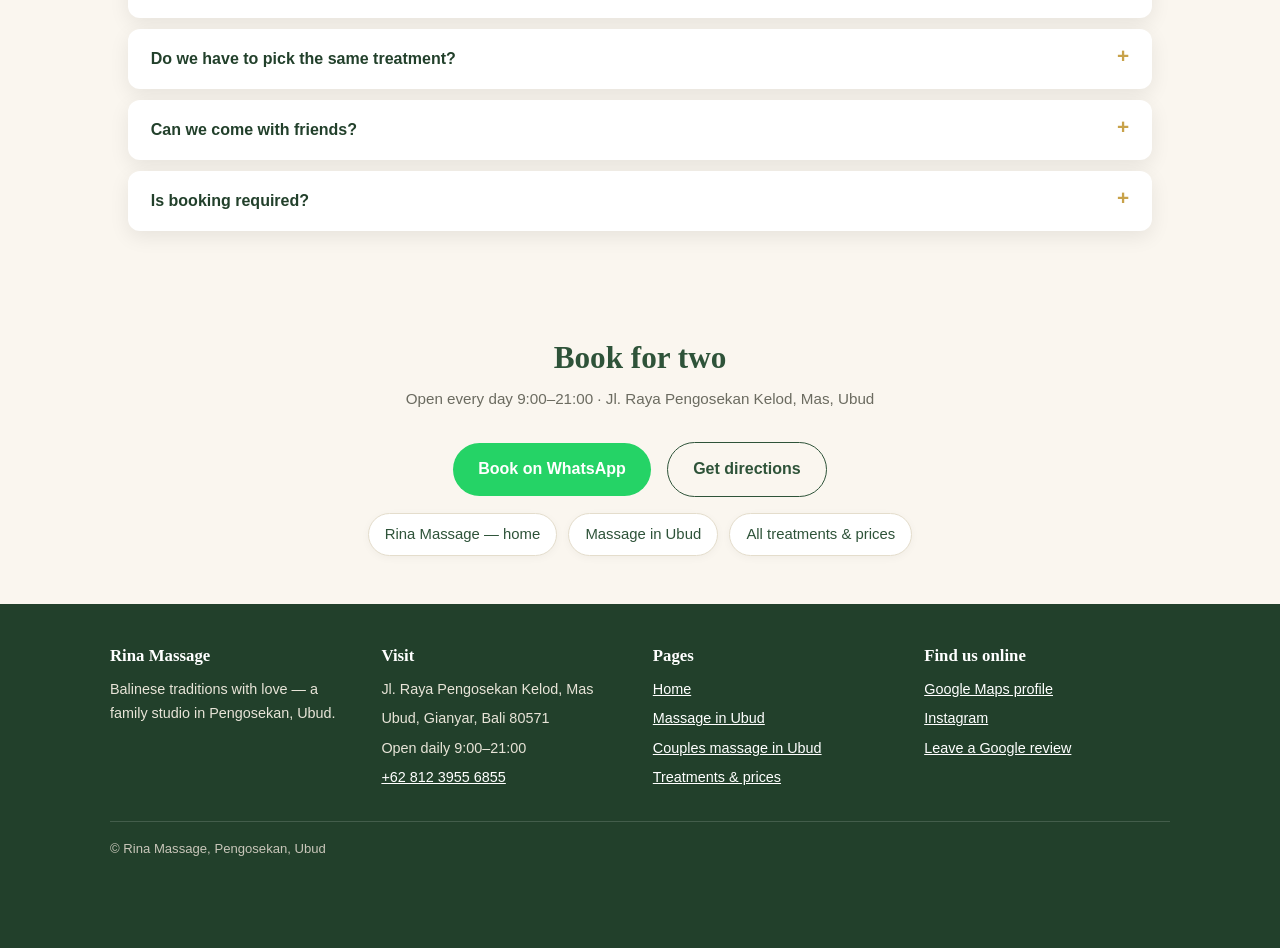
<file: couples-massage-ubud/index.html>
<!DOCTYPE html>
<html lang="en">
<head>
<meta charset="UTF-8">
<meta name="viewport" content="width=device-width, initial-scale=1.0">
<!-- Google tag (gtag.js) -->
<script async src="https://www.googletagmanager.com/gtag/js?id=G-XJPQRLR291"></script>
<script>
  window.dataLayer = window.dataLayer || [];
  function gtag(){dataLayer.push(arguments);}
  gtag('js', new Date());
  gtag('config', 'G-XJPQRLR291');
</script>
<script src="/assets/track.js" defer></script>
<title>Couples Massage in Ubud — Side by Side, from IDR 140,000 | Rina Massage</title>
<meta name="description" content="Couples massage in Ubud at Rina Massage, Pengosekan. Five therapists means two people are treated at the same time in the same room — Balinese, deep healing or hot stone, from IDR 140,000 per person. Groups welcome, booking on WhatsApp.">
<link rel="canonical" href="https://rinamassageubud.com/couples-massage-ubud/">
<meta property="og:title" content="Couples massage in Ubud — side by side at Rina Massage">
<meta property="og:description" content="Two people treated at the same time by two therapists in one room. From IDR 140,000 per person. Pengosekan, Ubud — open daily 9:00–21:00.">
<meta property="og:type" content="article">
<meta property="og:url" content="https://rinamassageubud.com/couples-massage-ubud/">
<meta property="og:image" content="https://rinamassageubud.com/img/rina-massage-ubud-massage-room.jpg">
<meta name="theme-color" content="#2e5339">
<link rel="icon" href="/favicon.svg" type="image/svg+xml">
<link rel="stylesheet" href="/assets/style.css">
<script type="application/ld+json">
{
  "@context":"https://schema.org","@type":"BreadcrumbList",
  "itemListElement":[
    {"@type":"ListItem","position":1,"name":"Rina Massage Ubud","item":"https://rinamassageubud.com/"},
    {"@type":"ListItem","position":2,"name":"Couples massage in Ubud","item":"https://rinamassageubud.com/couples-massage-ubud/"}
  ]
}
</script>
<script type="application/ld+json">
{
  "@context":"https://schema.org","@type":"Service",
  "serviceType":"Couples massage",
  "name":"Couples massage in Ubud",
  "areaServed":{"@type":"Place","name":"Ubud, Bali"},
  "provider":{"@type":"MassageBusiness","name":"Rina Massage","@id":"https://rinamassageubud.com/#business","url":"https://rinamassageubud.com/","telephone":"+6281239556855",
    "address":{"@type":"PostalAddress","streetAddress":"Jl. Raya Pengosekan Kelod, Mas","addressLocality":"Ubud","addressRegion":"Bali","postalCode":"80571","addressCountry":"ID"}},
  "offers":{"@type":"Offer","price":"140000","priceCurrency":"IDR","description":"Per person, traditional Balinese massage 60 minutes"}
}
</script>
<script type="application/ld+json">
{
  "@context":"https://schema.org","@type":"FAQPage",
  "mainEntity":[
    {"@type":"Question","name":"Can two people have a massage at the same time in Ubud?","acceptedAnswer":{"@type":"Answer","text":"Yes. Rina Massage has five therapists, so two guests are treated side by side in the same room at the same time — no waiting and no separate appointments."}},
    {"@type":"Question","name":"How much is a couples massage in Ubud?","acceptedAnswer":{"@type":"Answer","text":"The price is simply per person from the normal menu: a 60-minute traditional Balinese massage is IDR 140,000 per person, aromatherapy IDR 170,000, Deep Healing IDR 200,000 and a 90-minute Hot Stone Massage IDR 250,000. There is no couples surcharge."}},
    {"@type":"Question","name":"Do we have to choose the same treatment?","acceptedAnswer":{"@type":"Answer","text":"No. One can take a deep healing massage while the other has a traditional Balinese massage or a facial — both start at the same time."}},
    {"@type":"Question","name":"Can a group of friends book together?","acceptedAnswer":{"@type":"Answer","text":"Yes, up to five people can be treated in the same hour. For three or more, send a WhatsApp message a day ahead so all therapists are kept free."}}
  ]
}
</script>
</head>
<body>

<div class="topbar"><div>
  <span>Rina Massage · Pengosekan, Ubud · open daily 9:00–21:00</span>
  <nav>
    <a href="/">Home</a>
    <a href="/massage-ubud/">Massage in Ubud</a>
    <a href="/#prices">Prices</a>
    <a href="/#location">How to find us</a>
  </nav>
</div></div>

<header class="hero room">
  <div>
    <h1>Couples massage in Ubud — side by side, at the same time</h1>
    <p class="tag">Five therapists, so nobody waits their turn</p>
    <p class="stars">★★★★★ <b>4.8</b> · 442 Google reviews</p>
    <p class="facts">From IDR 140,000 per person · no couples surcharge · one <a class="walink" data-track="whatsapp-inline-hero-couples" href="https://wa.me/6281239556855?text=Hi%20Rina!%20We%20would%20like%20to%20book%20a%20couples%20massage." target="_blank" rel="noopener">WhatsApp message</a> and your time is held</p>
    <a class="cta wa" data-track="whatsapp-hero-couples" href="https://wa.me/6281239556855?text=Hi%20Rina!%20We%20would%20like%20to%20book%20a%20couples%20massage." target="_blank" rel="noopener">Book for two on WhatsApp</a>
    <a class="cta map" data-track="maps-hero-couples" href="https://maps.app.goo.gl/XEnyNrB8rsMoHfEm6" target="_blank" rel="noopener">Get directions</a>
  </div>
</header>

<section>
  <h2>How it works</h2>
  <p>In many small studios around Ubud one or two therapists work, so a couple books “together” and then one person reads on the sofa while the other is on the table. At Rina Massage five therapists work at the same time: two beds stand side by side in the same room, two therapists start together, and you finish together.</p>
  <p>You do not have to choose the same treatment. One can take the strong Deep Healing Massage while the other has a gentle traditional Balinese massage or a facial — the timing simply matches. Prices are per person, straight from the normal menu; there is no surcharge for booking as a couple.</p>
  <div class="pagelinks">
    <a href="/#prices">See the full menu &amp; prices</a>
    <a href="/massage-ubud/">Which massage to choose</a>
  </div>
</section>

<section class="why">
  <h2>Popular for two</h2>
  <div class="why-grid">
    <div class="why-item"><b>Balinese + Balinese</b><span>60 min · IDR 140,000 per person. The calm classic — light flowing pressure for both.</span></div>
    <div class="why-item"><b>Deep Healing + Balinese</b><span>60 min · IDR 200,000 / 140,000. When one of you wants strong pressure and the other wants to drift off.</span></div>
    <div class="why-item"><b>Aromatherapy for two</b><span>60 min · IDR 170,000 per person. Warm oil with essential oils, best in the evening.</span></div>
    <div class="why-item"><b>Hot Stone for two</b><span>90 min · IDR 250,000 per person. The longest, warmest option — good after a week of scooters and surf.</span></div>
    <div class="why-item"><b>Body scrub afternoon</b><span>75 min · from IDR 210,000 per person. Massage, scrub and a shower — turmeric, coffee, ginger, coconut or aloe vera.</span></div>
    <div class="why-item"><b>Groups up to five</b><span>Friends or family in the same hour. Message a day ahead for three people or more.</span></div>
  </div>
  <p class="note">Payment at the end: cash, QRIS, debit or credit card (Visa, Mastercard).</p>
</section>

<section class="split">
  <picture>
    <source srcset="/img/rina-massage-ubud-balinese-painting.webp" type="image/webp">
    <img src="/img/rina-massage-ubud-balinese-painting.jpg" width="1080" height="1080" loading="lazy"
         alt="Traditional Balinese painting of a couple, hanging in the treatment room at Rina Massage in Ubud">
  </picture>
  <div>
    <h2>The room</h2>
    <p>One quiet room, two beds side by side, a traditional Balinese painting on the wall and the garden just outside the window. Towels, sarong and disposable underwear are provided, and the linen is changed for every guest.</p>
    <p>Tell the therapists how strong you like the pressure — they adjust for each of you separately. Afterwards there is a place to sit; ask and we will make you a ginger tea.</p>
    <p class="sub">Quietest hours: 9:00–11:00. Busiest: 11:00–13:00 and early evening.</p>
  </div>
</section>

<section>
  <h2>What guests say</h2>
  <div class="quotes">
    <blockquote>“I did the deep healing massage and my fiancée did a traditional Balinese massage. Both were spectacular.”<footer>Kim — Google review</footer></blockquote>
    <blockquote>“We had two therapists working on our massages at the same time as requested due to time constraints. Highly recommended!”<footer>Kierra — Google review</footer></blockquote>
    <blockquote>“My family members were totally satisfied with their services. Five massagers including Rina were very professional and skillful.”<footer>Google review</footer></blockquote>
  </div>
</section>

<section class="visit">
  <div>
    <h2>Where we are</h2>
    <p>Jl. Raya Pengosekan Kelod, Mas, Ubud — about ten minutes by scooter south of the Monkey Forest area, in a quiet family compound with a garden.</p>
    <ul>
      <li>Open every day, 9:00 – 21:00</li>
      <li>WhatsApp / phone: <a data-track="phone-couples" href="https://wa.me/6281239556855">+62 812 3955 6855</a></li>
      <li>GoJek and Grab drivers find us by the name “Rina massage”</li>
      <li>Scooter parking in front</li>
    </ul>
    <a class="cta wa small" data-track="whatsapp-location-couples" href="https://wa.me/6281239556855?text=Hi%20Rina!%20We%20would%20like%20to%20book%20a%20couples%20massage." target="_blank" rel="noopener">Book for two</a>
    <a class="cta ghost small" data-track="maps-location-couples" href="https://maps.app.goo.gl/XEnyNrB8rsMoHfEm6" target="_blank" rel="noopener">Open in Google Maps</a>
  </div>
  <iframe title="Rina Massage on Google Maps" loading="lazy" allowfullscreen referrerpolicy="no-referrer-when-downgrade"
    src="https://maps.google.com/maps?q=Rina%20massage%2C%20Jl.%20Raya%20Pengosekan%20Kelod%2C%20Mas%2C%20Ubud&z=16&output=embed"></iframe>
</section>

<section class="faq">
  <h2>Couples massage — questions</h2>
  <details><summary>Can two people really be treated at the same time?</summary><div class="answer"><p>Yes — two beds, two therapists, one room, same start and finish. That is the main reason couples come back to us.</p></div></details>
  <details><summary>How much does it cost for two?</summary><div class="answer"><p>Per person from the normal menu: Balinese 60 min IDR 140,000, aromatherapy IDR 170,000, Deep Healing IDR 200,000, Hot Stone 90 min IDR 250,000. No couples surcharge.</p></div></details>
  <details><summary>Do we have to pick the same treatment?</summary><div class="answer"><p>No. Different treatments of the same length work best, and we will tell you if the timing does not match.</p></div></details>
  <details><summary>Can we come with friends?</summary><div class="answer"><p>Yes, up to five people in the same hour. Send a <a class="walink" data-track="whatsapp-inline-faq-groups-couples" href="https://wa.me/6281239556855?text=Hi%20Rina!%20We%20would%20like%20to%20book%20a%20couples%20massage." target="_blank" rel="noopener">WhatsApp message</a> a day ahead so all the therapists are free.</p></div></details>
  <details><summary>Is booking required?</summary><div class="answer"><p>For two people a walk-in usually works outside the busy hours. To be sure — especially around 11:00–13:00, in the early evening, or with three people and more — send one <a class="walink" data-track="whatsapp-inline-faq-couples" href="https://wa.me/6281239556855?text=Hi%20Rina!%20We%20would%20like%20to%20book%20a%20couples%20massage." target="_blank" rel="noopener">WhatsApp message</a>: we normally confirm within 5–15 minutes and keep the therapists free. No deposit.</p></div></details>
</section>

<section class="center">
  <h2>Book for two</h2>
  <p class="sub">Open every day 9:00–21:00 · Jl. Raya Pengosekan Kelod, Mas, Ubud</p>
  <a class="cta wa" data-track="whatsapp-bottom-couples" href="https://wa.me/6281239556855?text=Hi%20Rina!%20We%20would%20like%20to%20book%20a%20couples%20massage." target="_blank" rel="noopener">Book on WhatsApp</a>
  <a class="cta ghost" data-track="maps-bottom-couples" href="https://maps.app.goo.gl/XEnyNrB8rsMoHfEm6" target="_blank" rel="noopener">Get directions</a>
  <div class="pagelinks" style="justify-content:center">
    <a href="/">Rina Massage — home</a>
    <a href="/massage-ubud/">Massage in Ubud</a>
    <a href="/#prices">All treatments &amp; prices</a>
  </div>
</section>

<footer class="site">
  <div class="in">
    <div>
      <h4>Rina Massage</h4>
      <p>Balinese traditions with love — a family studio in Pengosekan, Ubud.</p>
    </div>
    <div>
      <h4>Visit</h4>
      <ul>
        <li>Jl. Raya Pengosekan Kelod, Mas</li>
        <li>Ubud, Gianyar, Bali 80571</li>
        <li>Open daily 9:00–21:00</li>
        <li><a href="https://wa.me/6281239556855">+62 812 3955 6855</a></li>
      </ul>
    </div>
    <div>
      <h4>Pages</h4>
      <ul>
        <li><a href="/">Home</a></li>
        <li><a href="/massage-ubud/">Massage in Ubud</a></li>
        <li><a href="/couples-massage-ubud/">Couples massage in Ubud</a></li>
        <li><a href="/#prices">Treatments &amp; prices</a></li>
      </ul>
    </div>
    <div>
      <h4>Find us online</h4>
      <ul>
        <li><a href="https://maps.app.goo.gl/XEnyNrB8rsMoHfEm6" target="_blank" rel="noopener">Google Maps profile</a></li>
        <li><a href="https://www.instagram.com/rinamassageubud/" target="_blank" rel="noopener">Instagram</a></li>
        <li><a href="https://g.page/r/Cc70JWvsVay-EAE/review" target="_blank" rel="noopener">Leave a Google review</a></li>
      </ul>
    </div>
  </div>
  <p class="copy">© Rina Massage, Pengosekan, Ubud</p>
</footer>

<a class="wa-float" data-track="whatsapp-float-couples" href="https://wa.me/6281239556855?text=Hi%20Rina!%20We%20would%20like%20to%20book%20a%20couples%20massage." target="_blank" rel="noopener" aria-label="Book on WhatsApp">
  <svg viewBox="0 0 24 24" aria-hidden="true"><path d="M12.04 2C6.58 2 2.13 6.45 2.13 11.91c0 1.75.46 3.45 1.32 4.95L2 22l5.25-1.38a9.9 9.9 0 0 0 4.79 1.22h.01c5.46 0 9.9-4.45 9.9-9.91 0-2.65-1.03-5.14-2.9-7.01A9.82 9.82 0 0 0 12.04 2m0 1.67c2.2 0 4.27.86 5.83 2.42a8.2 8.2 0 0 1 2.41 5.82c0 4.54-3.7 8.24-8.24 8.24-1.48 0-2.93-.4-4.2-1.15l-.3-.18-3.12.82.83-3.04-.2-.31a8.2 8.2 0 0 1-1.26-4.38c0-4.54 3.7-8.24 8.25-8.24m-3.6 4.2c-.17 0-.44.06-.67.31-.23.25-.88.86-.88 2.1s.9 2.44 1.03 2.6c.13.17 1.76 2.7 4.28 3.78.6.26 1.06.41 1.42.53.6.19 1.14.16 1.57.1.48-.07 1.48-.6 1.69-1.19.21-.58.21-1.08.15-1.19-.06-.1-.23-.16-.48-.29-.25-.12-1.48-.73-1.71-.81-.23-.09-.4-.13-.56.12-.17.25-.64.81-.79.98-.14.16-.29.19-.54.06-.25-.12-1.05-.39-2-1.24-.74-.66-1.24-1.47-1.38-1.72-.15-.25-.02-.38.11-.5.11-.11.25-.29.37-.43.13-.15.17-.25.25-.42.09-.16.04-.31-.02-.44-.06-.12-.55-1.36-.77-1.86-.2-.48-.41-.42-.56-.42h-.48z"/></svg>
</a>

<div class="stickybar">
  <a class="wa" data-track="whatsapp-sticky-couples" href="https://wa.me/6281239556855?text=Hi%20Rina!%20We%20would%20like%20to%20book%20a%20couples%20massage." target="_blank" rel="noopener">Book on WhatsApp</a>
  <a class="mp" data-track="maps-sticky-couples" href="https://maps.app.goo.gl/XEnyNrB8rsMoHfEm6" target="_blank" rel="noopener">Directions</a>
</div>

</body>
</html>
</file>
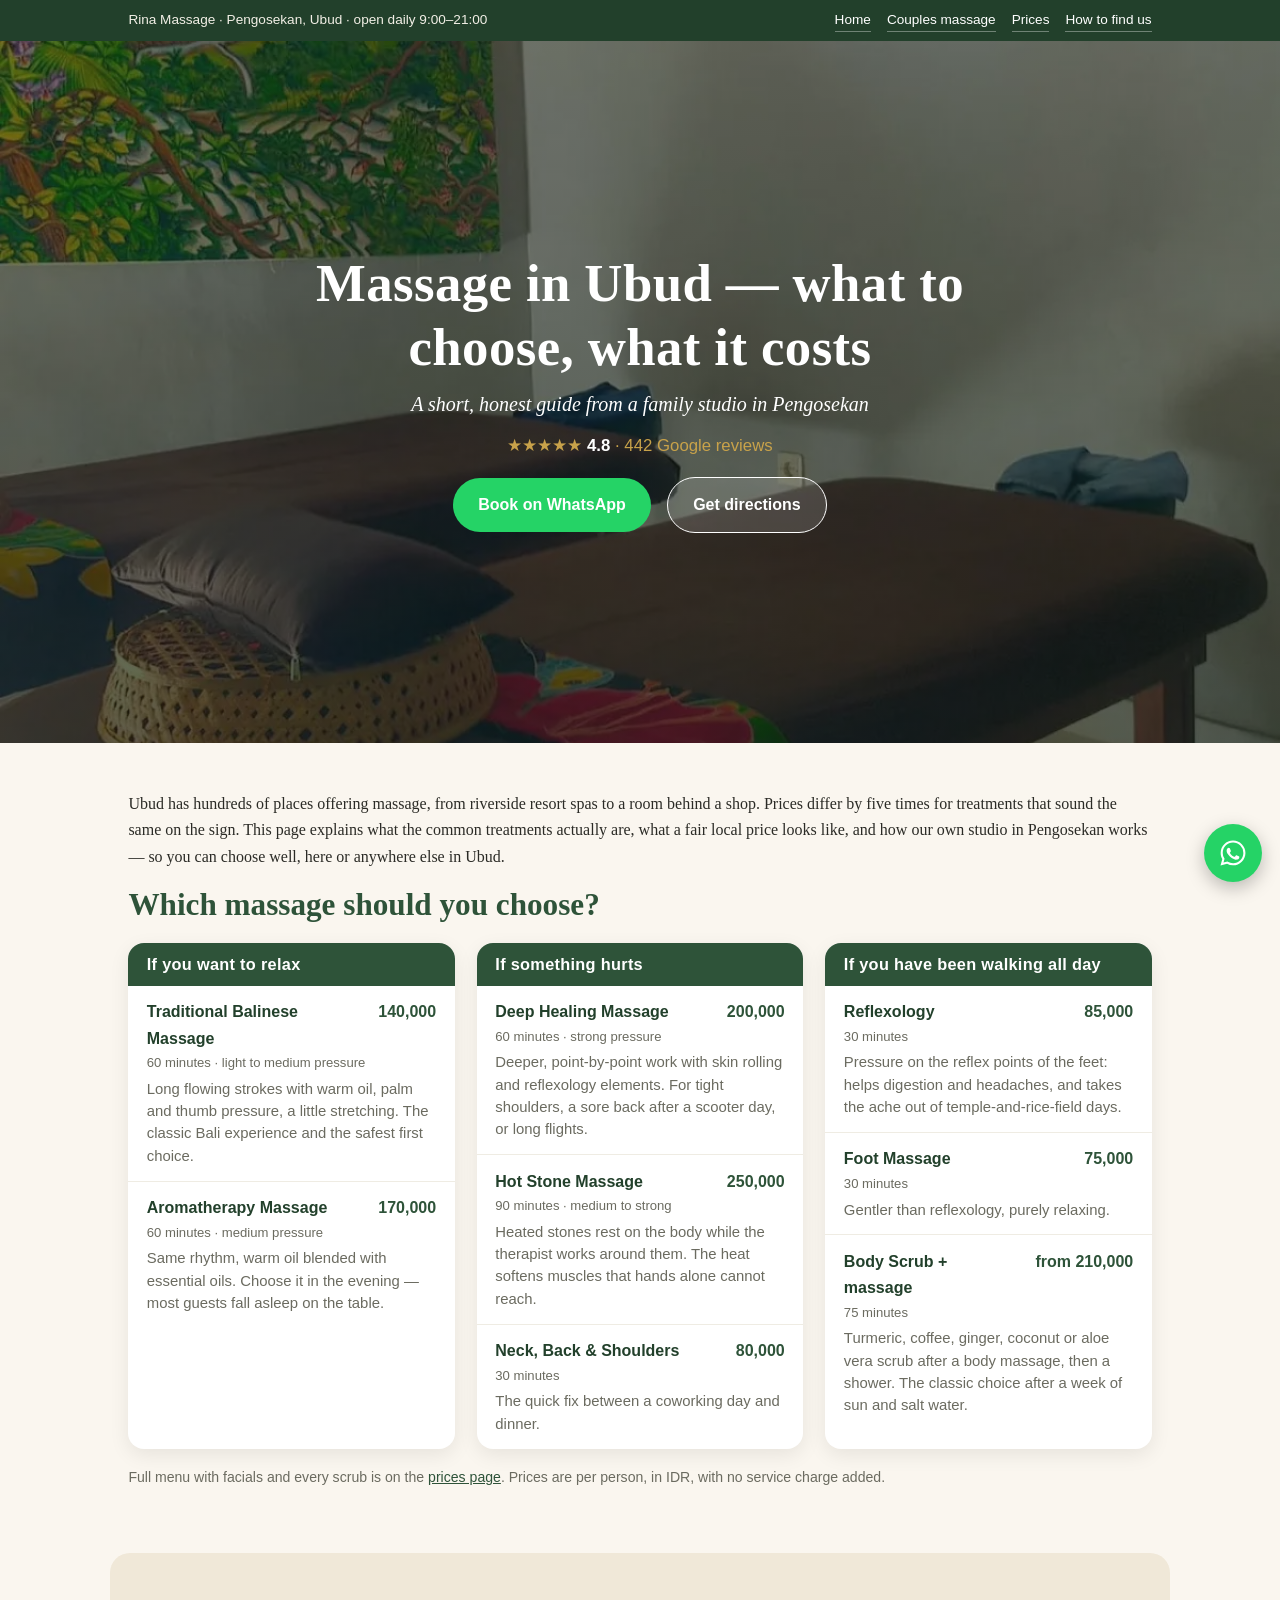
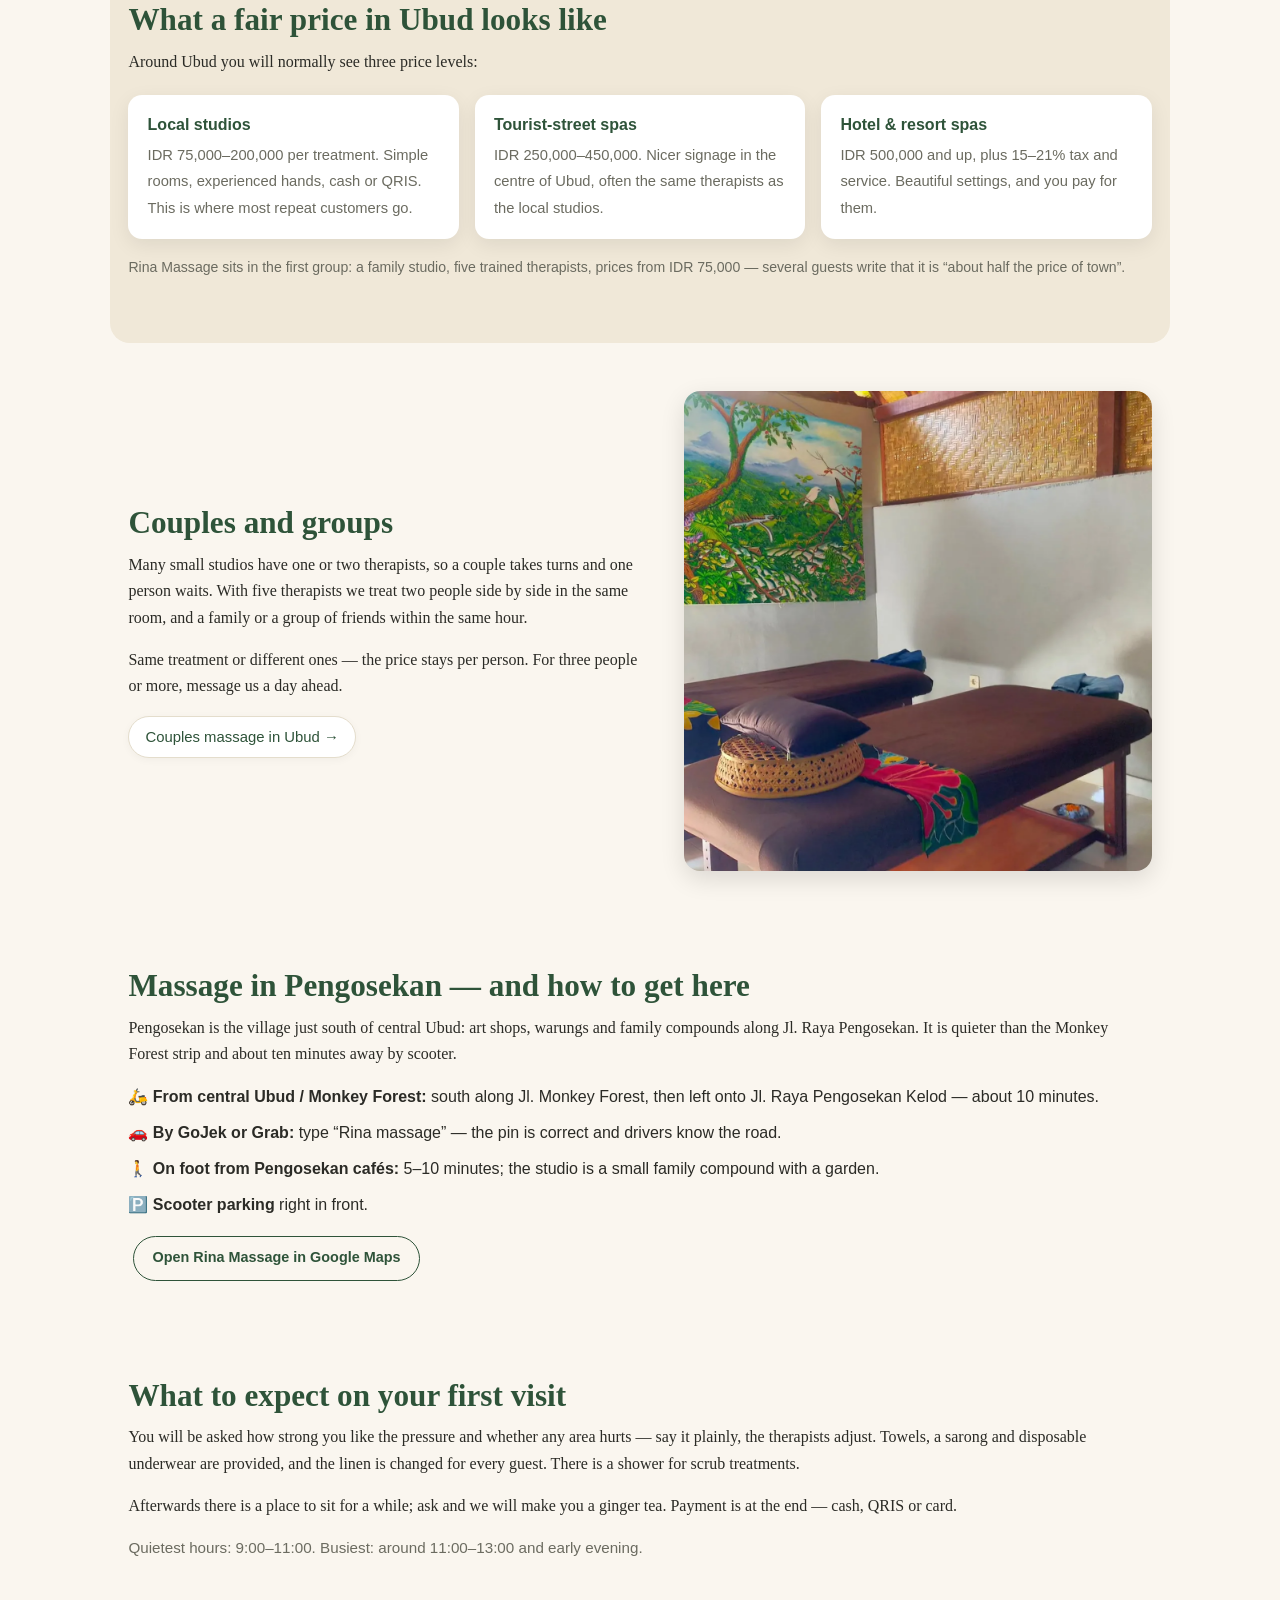
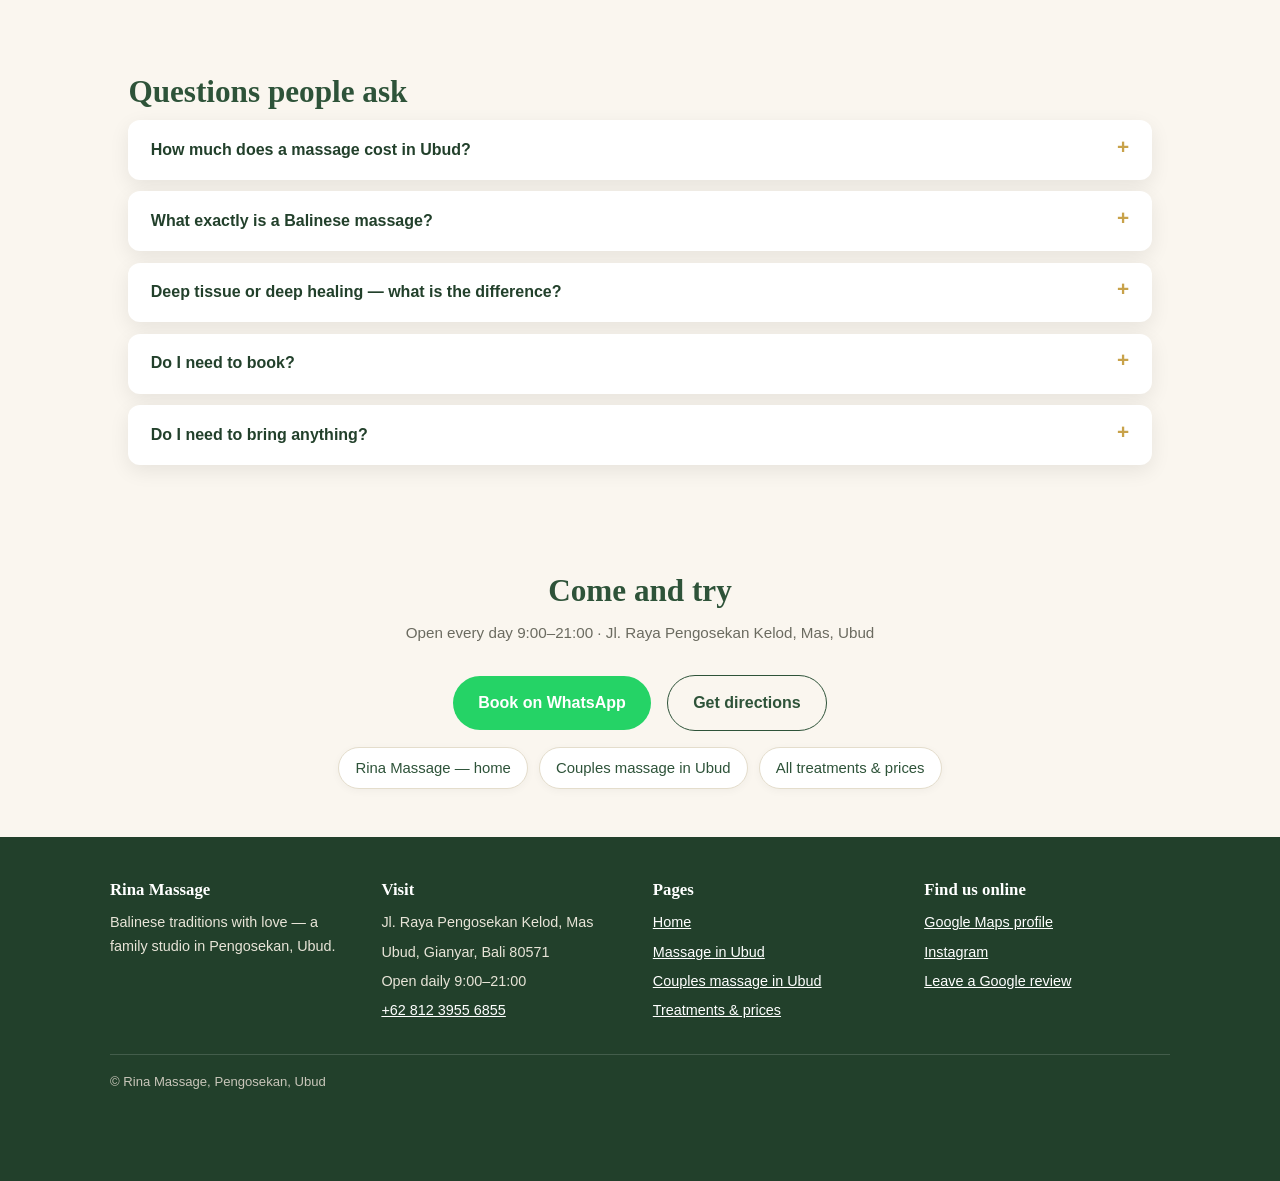
<file: massage-ubud/index.html>
<!DOCTYPE html>
<html lang="en">
<head>
<meta charset="UTF-8">
<meta name="viewport" content="width=device-width, initial-scale=1.0">
<!-- Google tag (gtag.js) -->
<script async src="https://www.googletagmanager.com/gtag/js?id=G-XJPQRLR291"></script>
<script>
  window.dataLayer = window.dataLayer || [];
  function gtag(){dataLayer.push(arguments);}
  gtag('js', new Date());
  gtag('config', 'G-XJPQRLR291');
</script>
<script src="/assets/track.js" defer></script>
<title>Massage in Ubud — Which Treatment to Choose &amp; What It Costs | Rina Massage</title>
<meta name="description" content="A short honest guide to massage in Ubud: Balinese, deep healing, aromatherapy, hot stone and reflexology compared, real prices from IDR 75,000, quiet hours, and how to reach Rina Massage in Pengosekan.">
<link rel="canonical" href="https://rinamassageubud.com/massage-ubud/">
<meta property="og:title" content="Massage in Ubud — which treatment to choose and what it costs">
<meta property="og:description" content="Balinese, deep healing, aromatherapy, hot stone and reflexology compared — with real prices and where to go in Pengosekan, Ubud.">
<meta property="og:type" content="article">
<meta property="og:url" content="https://rinamassageubud.com/massage-ubud/">
<meta property="og:image" content="https://rinamassageubud.com/img/rina-massage-ubud-massage-room.jpg">
<meta name="theme-color" content="#2e5339">
<link rel="icon" href="/favicon.svg" type="image/svg+xml">
<link rel="stylesheet" href="/assets/style.css">
<script type="application/ld+json">
{
  "@context":"https://schema.org","@type":"BreadcrumbList",
  "itemListElement":[
    {"@type":"ListItem","position":1,"name":"Rina Massage Ubud","item":"https://rinamassageubud.com/"},
    {"@type":"ListItem","position":2,"name":"Massage in Ubud","item":"https://rinamassageubud.com/massage-ubud/"}
  ]
}
</script>
<script type="application/ld+json">
{
  "@context":"https://schema.org","@type":"FAQPage",
  "mainEntity":[
    {"@type":"Question","name":"How much does a massage cost in Ubud?","acceptedAnswer":{"@type":"Answer","text":"Local studios in and around Ubud usually charge IDR 75,000–150,000 for 30–60 minutes; hotel and resort spas start two to four times higher. At Rina Massage a one-hour traditional Balinese massage is IDR 140,000 and a 60-minute Deep Healing Massage is IDR 200,000."}},
    {"@type":"Question","name":"What is a traditional Balinese massage?","acceptedAnswer":{"@type":"Answer","text":"A full-body oil massage with long flowing strokes, palm and thumb pressure and gentle stretching. Pressure is light to medium, so it suits almost everyone, including a first massage in Bali."}},
    {"@type":"Question","name":"What is the best time of day for a massage in Ubud?","acceptedAnswer":{"@type":"Answer","text":"Mornings between 9:00 and 11:00 are the quietest. The busiest hour at our studio is around 11:00–13:00 and again in the early evening, so a WhatsApp message helps if you want a specific time."}},
    {"@type":"Question","name":"Do I need to bring anything?","acceptedAnswer":{"@type":"Answer","text":"No. Towels, sarong and disposable underwear are provided, linen is changed for every guest, and there is a shower for body scrub treatments."}}
  ]
}
</script>
</head>
<body>

<div class="topbar"><div>
  <span>Rina Massage · Pengosekan, Ubud · open daily 9:00–21:00</span>
  <nav>
    <a href="/">Home</a>
    <a href="/couples-massage-ubud/">Couples massage</a>
    <a href="/#prices">Prices</a>
    <a href="/#location">How to find us</a>
  </nav>
</div></div>

<header class="hero room">
  <div>
    <h1>Massage in Ubud — what to choose, what it costs</h1>
    <p class="tag">A short, honest guide from a family studio in Pengosekan</p>
    <p class="stars">★★★★★ <b>4.8</b> · 442 Google reviews</p>
    <a class="cta wa" data-track="whatsapp-hero-ubud" href="https://wa.me/6281239556855?text=Hi%20Rina!%20I%20would%20like%20to%20book%20a%20massage." target="_blank" rel="noopener">Book on WhatsApp</a>
    <a class="cta map" data-track="maps-hero-ubud" href="https://maps.app.goo.gl/XEnyNrB8rsMoHfEm6" target="_blank" rel="noopener">Get directions</a>
  </div>
</header>

<section>
  <p>Ubud has hundreds of places offering massage, from riverside resort spas to a room behind a shop. Prices differ by five times for treatments that sound the same on the sign. This page explains what the common treatments actually are, what a fair local price looks like, and how our own studio in Pengosekan works — so you can choose well, here or anywhere else in Ubud.</p>

  <h2>Which massage should you choose?</h2>
  <div class="menu">
    <div class="card">
      <h3>If you want to relax</h3>
      <div class="item">
        <div class="row"><span class="name">Traditional Balinese Massage</span><span class="price">140,000</span></div>
        <div class="dur">60 minutes · light to medium pressure</div>
        <p>Long flowing strokes with warm oil, palm and thumb pressure, a little stretching. The classic Bali experience and the safest first choice.</p>
      </div>
      <div class="item">
        <div class="row"><span class="name">Aromatherapy Massage</span><span class="price">170,000</span></div>
        <div class="dur">60 minutes · medium pressure</div>
        <p>Same rhythm, warm oil blended with essential oils. Choose it in the evening — most guests fall asleep on the table.</p>
      </div>
    </div>
    <div class="card">
      <h3>If something hurts</h3>
      <div class="item">
        <div class="row"><span class="name">Deep Healing Massage</span><span class="price">200,000</span></div>
        <div class="dur">60 minutes · strong pressure</div>
        <p>Deeper, point-by-point work with skin rolling and reflexology elements. For tight shoulders, a sore back after a scooter day, or long flights.</p>
      </div>
      <div class="item">
        <div class="row"><span class="name">Hot Stone Massage</span><span class="price">250,000</span></div>
        <div class="dur">90 minutes · medium to strong</div>
        <p>Heated stones rest on the body while the therapist works around them. The heat softens muscles that hands alone cannot reach.</p>
      </div>
      <div class="item">
        <div class="row"><span class="name">Neck, Back &amp; Shoulders</span><span class="price">80,000</span></div>
        <div class="dur">30 minutes</div>
        <p>The quick fix between a coworking day and dinner.</p>
      </div>
    </div>
    <div class="card">
      <h3>If you have been walking all day</h3>
      <div class="item">
        <div class="row"><span class="name">Reflexology</span><span class="price">85,000</span></div>
        <div class="dur">30 minutes</div>
        <p>Pressure on the reflex points of the feet: helps digestion and headaches, and takes the ache out of temple-and-rice-field days.</p>
      </div>
      <div class="item">
        <div class="row"><span class="name">Foot Massage</span><span class="price">75,000</span></div>
        <div class="dur">30 minutes</div>
        <p>Gentler than reflexology, purely relaxing.</p>
      </div>
      <div class="item">
        <div class="row"><span class="name">Body Scrub + massage</span><span class="price">from 210,000</span></div>
        <div class="dur">75 minutes</div>
        <p>Turmeric, coffee, ginger, coconut or aloe vera scrub after a body massage, then a shower. The classic choice after a week of sun and salt water.</p>
      </div>
    </div>
  </div>
  <p class="note">Full menu with facials and every scrub is on the <a href="/#prices">prices page</a>. Prices are per person, in IDR, with no service charge added.</p>
</section>

<section class="why">
  <h2>What a fair price in Ubud looks like</h2>
  <p>Around Ubud you will normally see three price levels:</p>
  <div class="why-grid">
    <div class="why-item"><b>Local studios</b><span>IDR 75,000–200,000 per treatment. Simple rooms, experienced hands, cash or QRIS. This is where most repeat customers go.</span></div>
    <div class="why-item"><b>Tourist-street spas</b><span>IDR 250,000–450,000. Nicer signage in the centre of Ubud, often the same therapists as the local studios.</span></div>
    <div class="why-item"><b>Hotel &amp; resort spas</b><span>IDR 500,000 and up, plus 15–21% tax and service. Beautiful settings, and you pay for them.</span></div>
  </div>
  <p class="note">Rina Massage sits in the first group: a family studio, five trained therapists, prices from IDR 75,000 — several guests write that it is “about half the price of town”.</p>
</section>

<section class="split">
  <div>
    <h2>Couples and groups</h2>
    <p>Many small studios have one or two therapists, so a couple takes turns and one person waits. With five therapists we treat two people side by side in the same room, and a family or a group of friends within the same hour.</p>
    <p>Same treatment or different ones — the price stays per person. For three people or more, message us a day ahead.</p>
    <div class="pagelinks"><a href="/couples-massage-ubud/">Couples massage in Ubud →</a></div>
  </div>
  <picture>
    <source srcset="/img/rina-massage-ubud-massage-room.webp" type="image/webp">
    <img src="/img/rina-massage-ubud-massage-room.jpg" width="1200" height="1200" loading="lazy"
         alt="Two massage beds side by side in the treatment room at Rina Massage in Pengosekan, Ubud">
  </picture>
</section>

<section>
  <h2>Massage in Pengosekan — and how to get here</h2>
  <p>Pengosekan is the village just south of central Ubud: art shops, warungs and family compounds along Jl. Raya Pengosekan. It is quieter than the Monkey Forest strip and about ten minutes away by scooter.</p>
  <ul style="font-family:Helvetica,Arial,sans-serif;list-style:none">
    <li style="margin-bottom:.6rem">🛵 <b>From central Ubud / Monkey Forest:</b> south along Jl. Monkey Forest, then left onto Jl. Raya Pengosekan Kelod — about 10 minutes.</li>
    <li style="margin-bottom:.6rem">🚗 <b>By GoJek or Grab:</b> type “Rina massage” — the pin is correct and drivers know the road.</li>
    <li style="margin-bottom:.6rem">🚶 <b>On foot from Pengosekan cafés:</b> 5–10 minutes; the studio is a small family compound with a garden.</li>
    <li style="margin-bottom:.6rem">🅿️ <b>Scooter parking</b> right in front.</li>
  </ul>
  <a class="cta ghost small" data-track="maps-location-ubud" href="https://maps.app.goo.gl/XEnyNrB8rsMoHfEm6" target="_blank" rel="noopener">Open Rina Massage in Google Maps</a>
</section>

<section>
  <h2>What to expect on your first visit</h2>
  <p>You will be asked how strong you like the pressure and whether any area hurts — say it plainly, the therapists adjust. Towels, a sarong and disposable underwear are provided, and the linen is changed for every guest. There is a shower for scrub treatments.</p>
  <p>Afterwards there is a place to sit for a while; ask and we will make you a ginger tea. Payment is at the end — cash, QRIS or card.</p>
  <p class="sub">Quietest hours: 9:00–11:00. Busiest: around 11:00–13:00 and early evening.</p>
</section>

<section class="faq">
  <h2>Questions people ask</h2>
  <details><summary>How much does a massage cost in Ubud?</summary><div class="answer"><p>Local studios charge IDR 75,000–200,000, street spas in the centre 250,000–450,000, resort spas 500,000 and up plus tax. Our full menu starts at IDR 75,000 for 30 minutes.</p></div></details>
  <details><summary>What exactly is a Balinese massage?</summary><div class="answer"><p>A full-body oil massage combining long flowing strokes, palm and thumb pressure and gentle stretching. Pressure is light to medium — a good first massage.</p></div></details>
  <details><summary>Deep tissue or deep healing — what is the difference?</summary><div class="answer"><p>Our Deep Healing Massage is the strong-pressure treatment: Balinese technique with deeper point work, skin rolling and reflexology elements. If you would normally ask for “deep tissue”, this is the one.</p></div></details>
  <details><summary>Do I need to book?</summary><div class="answer"><p>Walk-ins are welcome, and outside the busy hours one person is usually taken straight away. One <a class="walink" data-track="whatsapp-inline-faq-ubud" href="https://wa.me/6281239556855?text=Hi%20Rina!%20I%20would%20like%20to%20book%20a%20massage." target="_blank" rel="noopener">WhatsApp message</a> is still the easier way: we normally confirm within 5–15 minutes and hold the time — no deposit. Worth doing around 11:00–13:00, in the early evening, or if you are two or more people, when we may already be full.</p></div></details>
  <details><summary>Do I need to bring anything?</summary><div class="answer"><p>No. Towels, sarong and disposable underwear are provided, and the linen is changed for every guest.</p></div></details>
</section>

<section class="center">
  <h2>Come and try</h2>
  <p class="sub">Open every day 9:00–21:00 · Jl. Raya Pengosekan Kelod, Mas, Ubud</p>
  <a class="cta wa" data-track="whatsapp-bottom-ubud" href="https://wa.me/6281239556855?text=Hi%20Rina!%20I%20would%20like%20to%20book%20a%20massage." target="_blank" rel="noopener">Book on WhatsApp</a>
  <a class="cta ghost" data-track="maps-bottom-ubud" href="https://maps.app.goo.gl/XEnyNrB8rsMoHfEm6" target="_blank" rel="noopener">Get directions</a>
  <div class="pagelinks" style="justify-content:center">
    <a href="/">Rina Massage — home</a>
    <a href="/couples-massage-ubud/">Couples massage in Ubud</a>
    <a href="/#prices">All treatments &amp; prices</a>
  </div>
</section>

<footer class="site">
  <div class="in">
    <div>
      <h4>Rina Massage</h4>
      <p>Balinese traditions with love — a family studio in Pengosekan, Ubud.</p>
    </div>
    <div>
      <h4>Visit</h4>
      <ul>
        <li>Jl. Raya Pengosekan Kelod, Mas</li>
        <li>Ubud, Gianyar, Bali 80571</li>
        <li>Open daily 9:00–21:00</li>
        <li><a href="https://wa.me/6281239556855">+62 812 3955 6855</a></li>
      </ul>
    </div>
    <div>
      <h4>Pages</h4>
      <ul>
        <li><a href="/">Home</a></li>
        <li><a href="/massage-ubud/">Massage in Ubud</a></li>
        <li><a href="/couples-massage-ubud/">Couples massage in Ubud</a></li>
        <li><a href="/#prices">Treatments &amp; prices</a></li>
      </ul>
    </div>
    <div>
      <h4>Find us online</h4>
      <ul>
        <li><a href="https://maps.app.goo.gl/XEnyNrB8rsMoHfEm6" target="_blank" rel="noopener">Google Maps profile</a></li>
        <li><a href="https://www.instagram.com/rinamassageubud/" target="_blank" rel="noopener">Instagram</a></li>
        <li><a href="https://g.page/r/Cc70JWvsVay-EAE/review" target="_blank" rel="noopener">Leave a Google review</a></li>
      </ul>
    </div>
  </div>
  <p class="copy">© Rina Massage, Pengosekan, Ubud</p>
</footer>

<a class="wa-float" data-track="whatsapp-float-ubud" href="https://wa.me/6281239556855?text=Hi%20Rina!%20I%20would%20like%20to%20book%20a%20massage." target="_blank" rel="noopener" aria-label="Book on WhatsApp">
  <svg viewBox="0 0 24 24" aria-hidden="true"><path d="M12.04 2C6.58 2 2.13 6.45 2.13 11.91c0 1.75.46 3.45 1.32 4.95L2 22l5.25-1.38a9.9 9.9 0 0 0 4.79 1.22h.01c5.46 0 9.9-4.45 9.9-9.91 0-2.65-1.03-5.14-2.9-7.01A9.82 9.82 0 0 0 12.04 2m0 1.67c2.2 0 4.27.86 5.83 2.42a8.2 8.2 0 0 1 2.41 5.82c0 4.54-3.7 8.24-8.24 8.24-1.48 0-2.93-.4-4.2-1.15l-.3-.18-3.12.82.83-3.04-.2-.31a8.2 8.2 0 0 1-1.26-4.38c0-4.54 3.7-8.24 8.25-8.24m-3.6 4.2c-.17 0-.44.06-.67.31-.23.25-.88.86-.88 2.1s.9 2.44 1.03 2.6c.13.17 1.76 2.7 4.28 3.78.6.26 1.06.41 1.42.53.6.19 1.14.16 1.57.1.48-.07 1.48-.6 1.69-1.19.21-.58.21-1.08.15-1.19-.06-.1-.23-.16-.48-.29-.25-.12-1.48-.73-1.71-.81-.23-.09-.4-.13-.56.12-.17.25-.64.81-.79.98-.14.16-.29.19-.54.06-.25-.12-1.05-.39-2-1.24-.74-.66-1.24-1.47-1.38-1.72-.15-.25-.02-.38.11-.5.11-.11.25-.29.37-.43.13-.15.17-.25.25-.42.09-.16.04-.31-.02-.44-.06-.12-.55-1.36-.77-1.86-.2-.48-.41-.42-.56-.42h-.48z"/></svg>
</a>

<div class="stickybar">
  <a class="wa" data-track="whatsapp-sticky-ubud" href="https://wa.me/6281239556855?text=Hi%20Rina!%20I%20would%20like%20to%20book%20a%20massage." target="_blank" rel="noopener">Book on WhatsApp</a>
  <a class="mp" data-track="maps-sticky-ubud" href="https://maps.app.goo.gl/XEnyNrB8rsMoHfEm6" target="_blank" rel="noopener">Directions</a>
</div>

</body>
</html>
</file>
<file: assets/style.css>
:root{
  --green:#2e5339; --green-dark:#22402b; --cream:#faf6ef; --sand:#f0e8d8;
  --gold:#c8a24a; --text:#2b2b26; --muted:#6b6b60; --wa:#25d366;
  --shadow:0 6px 20px rgba(0,0,0,.08);
}
*{margin:0;padding:0;box-sizing:border-box}
html{scroll-behavior:smooth}
body{font-family:Georgia,'Times New Roman',serif;color:var(--text);background:var(--cream);line-height:1.65;-webkit-text-size-adjust:100%}
img{max-width:100%;display:block}
h1,h2,h3{font-weight:600;line-height:1.22}
h2{font-size:clamp(1.5rem,4vw,1.95rem);color:var(--green);margin-bottom:.6rem}
h3{font-size:1.12rem;color:var(--green-dark);margin-bottom:.3rem}
p{margin-bottom:1rem}
a{color:var(--green)}
section{max-width:1060px;margin:0 auto;padding:3rem 1.15rem}
.sub{color:var(--muted);font-family:Helvetica,Arial,sans-serif;font-size:.95rem}
.center{text-align:center}

/* ---------- top bar ---------- */
.topbar{background:var(--green-dark);color:#f2efe6;font-family:Helvetica,Arial,sans-serif;font-size:.85rem}
.topbar div{max-width:1060px;margin:0 auto;padding:.55rem 1.15rem;display:flex;flex-wrap:wrap;gap:.4rem 1.2rem;align-items:center;justify-content:space-between}
.topbar a{color:#fff;text-decoration:none;border-bottom:1px solid rgba(255,255,255,.35)}
.topbar nav{display:flex;gap:1rem;flex-wrap:wrap}

/* ---------- hero ---------- */
.hero{position:relative;display:flex;align-items:center;justify-content:center;text-align:center;color:#fff;
  padding:3.4rem 1.15rem;min-height:78vh;
  background:#25341f url('/img/rina-massage-ubud-frangipani.jpg') center/cover no-repeat;
  background-image:image-set(url('/img/rina-massage-ubud-frangipani.webp') type('image/webp'), url('/img/rina-massage-ubud-frangipani.jpg') type('image/jpeg'));
}
.hero.room{background-image:url('/img/rina-massage-ubud-massage-room.jpg');
  background-image:image-set(url('/img/rina-massage-ubud-massage-room.webp') type('image/webp'), url('/img/rina-massage-ubud-massage-room.jpg') type('image/jpeg'));
  background-position:center 60%}
.hero.garden{background-image:url('/img/rina-massage-ubud-garden.jpg');
  background-image:image-set(url('/img/rina-massage-ubud-garden.webp') type('image/webp'), url('/img/rina-massage-ubud-garden.jpg') type('image/jpeg'))}
.hero::after{content:'';position:absolute;inset:0;background:linear-gradient(rgba(18,28,18,.5),rgba(18,28,18,.68))}
.hero>div{position:relative;z-index:1;max-width:760px}
.hero h1{font-size:clamp(1.95rem,5.4vw,3.3rem);letter-spacing:.4px;margin-bottom:.5rem}
.hero .tag{font-size:clamp(1rem,2.6vw,1.25rem);font-style:italic;margin-bottom:.7rem}
.hero .facts{font-family:Helvetica,Arial,sans-serif;font-size:.95rem;color:#f0ece0;margin-bottom:.2rem}
.stars{color:var(--gold);font-family:Helvetica,Arial,sans-serif;font-size:1.05rem;margin-bottom:.2rem}
.stars b{color:#fff}
.cta{display:inline-block;margin:.9rem .35rem 0;padding:.85rem 1.6rem;border-radius:40px;text-decoration:none;
  font-family:Helvetica,Arial,sans-serif;font-weight:700;font-size:1rem;transition:transform .15s}
.cta:hover{transform:scale(1.04)}
.cta.wa{background:var(--wa);color:#fff}
.cta.map{background:rgba(255,255,255,.14);color:#fff;border:1.5px solid #fff}
.cta.ghost{background:transparent;color:var(--green);border:1.5px solid var(--green)}
.cta.small{padding:.6rem 1.15rem;font-size:.9rem;margin:.5rem .3rem 0}

/* ---------- badges ---------- */
.badges{display:grid;grid-template-columns:repeat(auto-fit,minmax(158px,1fr));gap:.9rem;max-width:1060px;
  margin:-2.4rem auto 0;position:relative;z-index:2;padding:0 1.15rem}
.badge{background:#fff;border-radius:14px;box-shadow:var(--shadow);padding:.95rem .8rem;text-align:center;font-family:Helvetica,Arial,sans-serif}
.badge b{display:block;font-size:1.15rem;color:var(--green)}
.badge span{font-size:.82rem;color:var(--muted)}

/* ---------- two-column blocks ---------- */
.split{display:grid;grid-template-columns:1.05fr .95fr;gap:2.4rem;align-items:center}
.split picture{display:block}
.split img{width:100%;max-height:480px;object-fit:cover;border-radius:16px;box-shadow:0 8px 24px rgba(0,0,0,.12)}

/* ---------- why ---------- */
.why{background:var(--sand);border-radius:20px}
.why-grid{display:grid;grid-template-columns:repeat(auto-fit,minmax(240px,1fr));gap:1rem;margin-top:1.2rem}
.why-item{background:#fff;border-radius:14px;padding:1.1rem 1.2rem;box-shadow:var(--shadow)}
.why-item b{display:block;color:var(--green);font-family:Helvetica,Arial,sans-serif;margin-bottom:.2rem}
.why-item span{font-family:Helvetica,Arial,sans-serif;font-size:.92rem;color:var(--muted)}

/* ---------- treatments ---------- */
.menu{display:grid;grid-template-columns:repeat(auto-fit,minmax(320px,1fr));gap:1.4rem;margin-top:1.2rem}
.card{background:#fff;border-radius:16px;box-shadow:var(--shadow);overflow:hidden}
.card h3{background:var(--green);color:#fff;padding:.7rem 1.15rem;margin:0;font-size:1.02rem;font-family:Helvetica,Arial,sans-serif;letter-spacing:.3px}
.item{padding:.85rem 1.15rem;border-top:1px solid #efece3}
.item:first-of-type{border-top:0}
.item .row{display:flex;justify-content:space-between;gap:1rem;align-items:baseline;font-family:Helvetica,Arial,sans-serif}
.item .name{font-weight:700;color:var(--green-dark)}
.item .price{white-space:nowrap;color:var(--green);font-weight:700}
.item .dur{font-family:Helvetica,Arial,sans-serif;font-size:.82rem;color:var(--muted)}
.item p{margin:.25rem 0 0;font-size:.93rem;color:var(--muted);font-family:Helvetica,Arial,sans-serif;line-height:1.5}
.note{font-size:.88rem;color:var(--muted);margin-top:1.1rem;font-family:Helvetica,Arial,sans-serif}

/* ---------- gallery ---------- */
.gallery{display:grid;grid-template-columns:repeat(auto-fit,minmax(220px,1fr));gap:1rem}
.gallery img{width:100%;height:250px;object-fit:cover;border-radius:14px}

/* ---------- reviews ---------- */
.quotes{display:grid;grid-template-columns:repeat(auto-fit,minmax(270px,1fr));gap:1.3rem}
blockquote{background:#fff;border-left:4px solid var(--gold);border-radius:12px;padding:1.2rem 1.3rem;font-style:italic;box-shadow:var(--shadow)}
blockquote footer{margin-top:.6rem;font-style:normal;font-family:Helvetica,Arial,sans-serif;font-size:.84rem;color:var(--muted)}

/* ---------- location ---------- */
.visit{display:grid;grid-template-columns:1fr 1fr;gap:2.4rem;align-items:start}
.visit iframe{width:100%;height:340px;border:0;border-radius:16px;box-shadow:0 8px 24px rgba(0,0,0,.12)}
.visit ul{list-style:none;font-family:Helvetica,Arial,sans-serif}
.visit li{margin-bottom:.85rem;padding-left:1.6rem;position:relative}
.visit li::before{content:'🌿';position:absolute;left:0}

/* ---------- faq ---------- */
.faq details{background:#fff;border-radius:12px;box-shadow:var(--shadow);margin-bottom:.7rem;padding:.15rem .3rem}
.faq summary{cursor:pointer;padding:.9rem 1.1rem;font-family:Helvetica,Arial,sans-serif;font-weight:700;color:var(--green-dark);list-style:none}
.faq summary::-webkit-details-marker{display:none}
.faq summary::after{content:'+';float:right;color:var(--gold);font-size:1.3rem;line-height:1}
.faq details[open] summary::after{content:'–'}
.faq .answer{padding:0 1.1rem 1rem;font-family:Helvetica,Arial,sans-serif;font-size:.95rem;color:var(--muted)}
.faq .answer p{margin-bottom:.6rem}

/* ---------- links row ---------- */
.pagelinks{display:flex;flex-wrap:wrap;gap:.7rem;margin-top:1rem;font-family:Helvetica,Arial,sans-serif;font-size:.93rem}
.pagelinks a{background:#fff;border:1px solid #e4ddcc;border-radius:30px;padding:.5rem 1rem;text-decoration:none;box-shadow:0 2px 8px rgba(0,0,0,.04)}

/* ---------- footer ---------- */
footer.site{background:var(--green-dark);color:#e8e4d8;padding:2.4rem 1.15rem 5.5rem;font-family:Helvetica,Arial,sans-serif;font-size:.9rem}
footer.site .in{max-width:1060px;margin:0 auto;display:grid;grid-template-columns:repeat(auto-fit,minmax(230px,1fr));gap:1.6rem}
footer.site a{color:#fff}
footer.site h4{color:#fff;font-family:Georgia,serif;font-size:1.05rem;margin-bottom:.5rem}
footer.site ul{list-style:none}
footer.site li{margin-bottom:.35rem}
footer.site .copy{max-width:1060px;margin:1.6rem auto 0;padding-top:1rem;border-top:1px solid rgba(255,255,255,.15);font-size:.82rem;color:#c9c6ba}

/* ---------- floating + sticky CTA ---------- */
.wa-float{position:fixed;right:1.1rem;bottom:1.1rem;z-index:50;background:var(--wa);color:#fff;width:58px;height:58px;
  border-radius:50%;display:flex;align-items:center;justify-content:center;text-decoration:none;box-shadow:0 6px 18px rgba(0,0,0,.25)}
.wa-float svg{width:30px;height:30px;fill:#fff}
.stickybar{display:none}

@media(max-width:820px){
  .split,.visit{grid-template-columns:1fr}
  .hero{min-height:0;padding:2.2rem 1.15rem 2.2rem}
  .hero h1{font-size:1.7rem;line-height:1.25}
  .hero .tag{font-size:1rem;margin-bottom:.5rem}
  .hero .facts{font-size:.88rem}
  .cta{padding:.8rem 1.35rem;font-size:.95rem;margin-top:.7rem}
  .topbar span{display:none}
  .topbar div{justify-content:center;padding:.5rem 1rem}
  .topbar nav{gap:.9rem;justify-content:center}
  section{padding:2.4rem 1.15rem}
  .gallery img{height:200px}
  .wa-float{display:none}
  .stickybar{display:flex;position:fixed;left:0;right:0;bottom:0;z-index:60;gap:.5rem;padding:.55rem .7rem;
    background:rgba(250,246,239,.97);border-top:1px solid #e4ddcc;box-shadow:0 -4px 14px rgba(0,0,0,.08)}
  .stickybar a{flex:1;text-align:center;padding:.75rem .5rem;border-radius:30px;text-decoration:none;
    font-family:Helvetica,Arial,sans-serif;font-weight:700;font-size:.95rem}
  .stickybar .wa{background:var(--wa);color:#fff;flex:1.6}
  .stickybar .mp{background:#fff;color:var(--green);border:1.5px solid var(--green)}
  body{padding-bottom:3.6rem}
}

/* ---------- inline WhatsApp links ---------- */
.walink{color:var(--wa);font-weight:700;text-decoration:underline;text-decoration-thickness:2px;text-underline-offset:3px;white-space:nowrap}
.walink:hover{color:#128c4a}
.hero .walink{color:#8ef0b4}
.hero .walink:hover{color:#fff}
.why-item .walink,.faq .answer .walink,.note .walink{color:var(--green)}
.why-item .walink:hover,.faq .answer .walink:hover,.note .walink:hover{color:var(--wa)}
</file>
